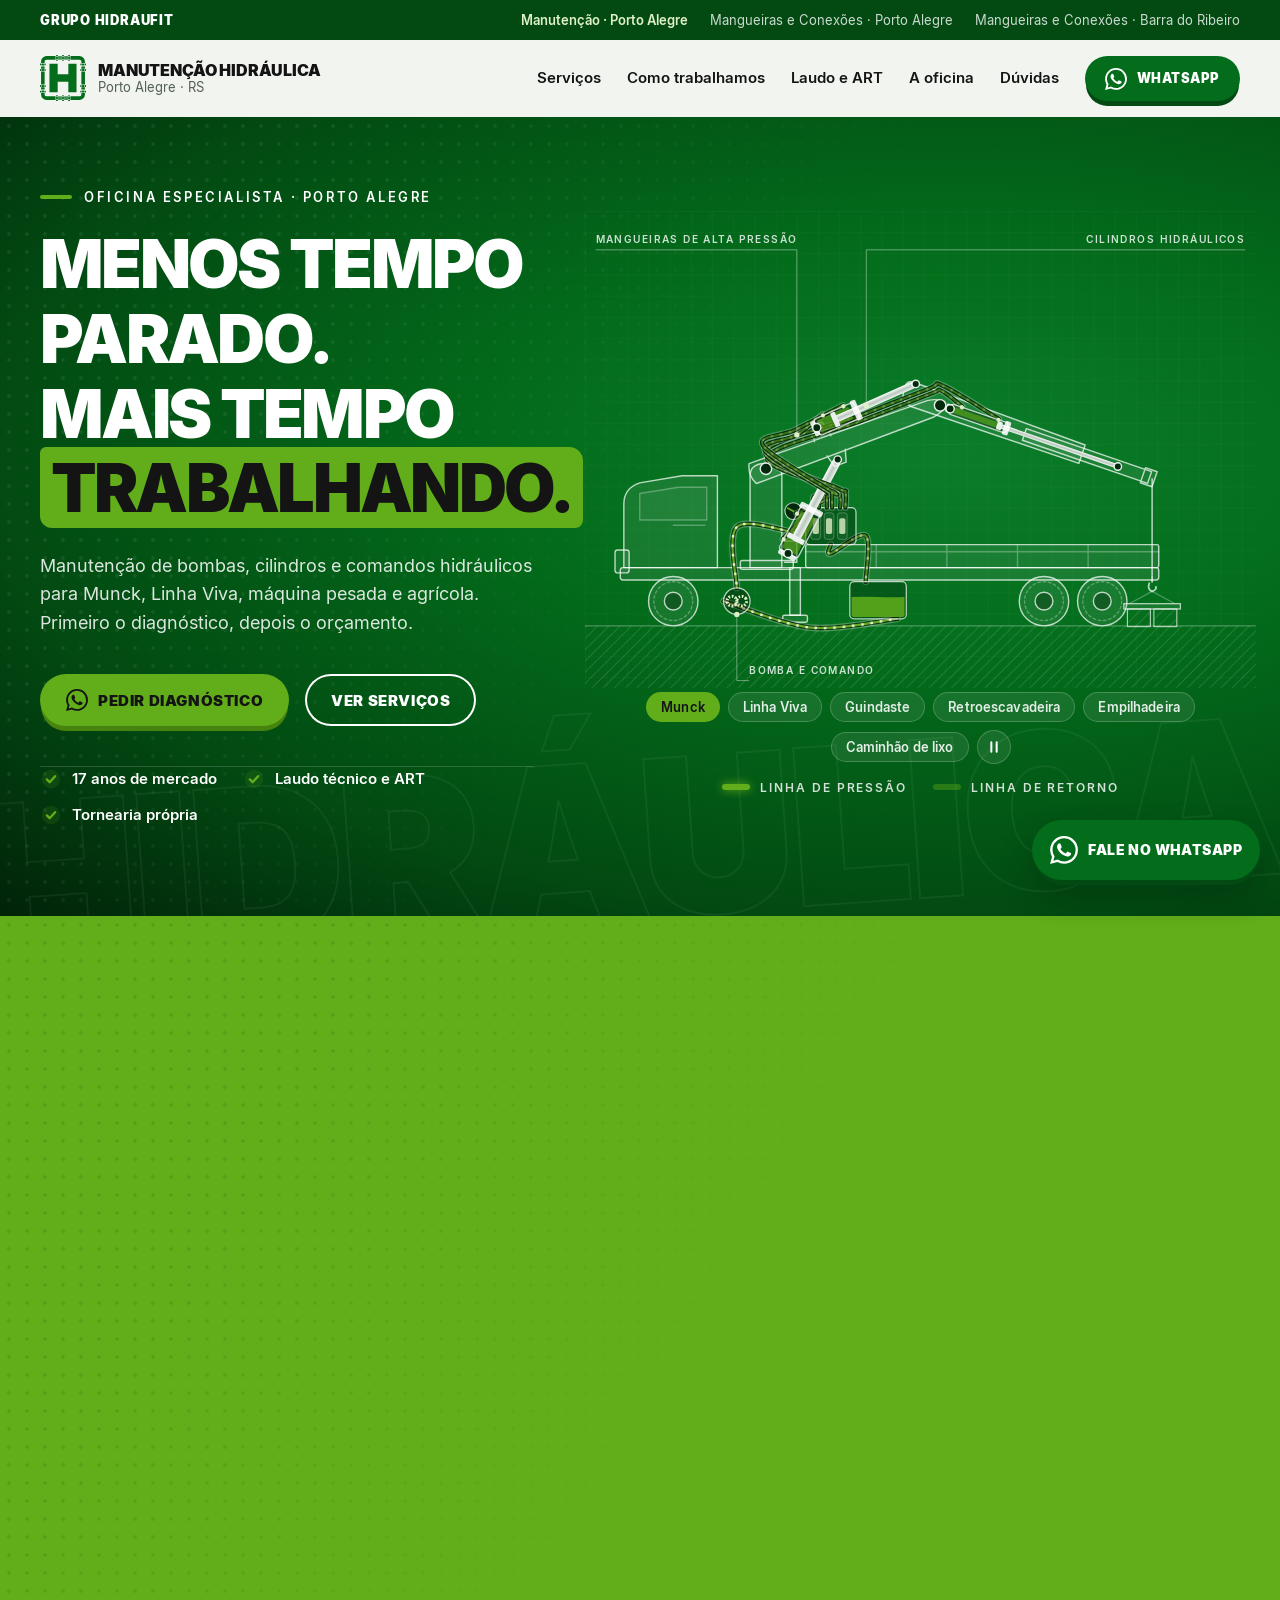
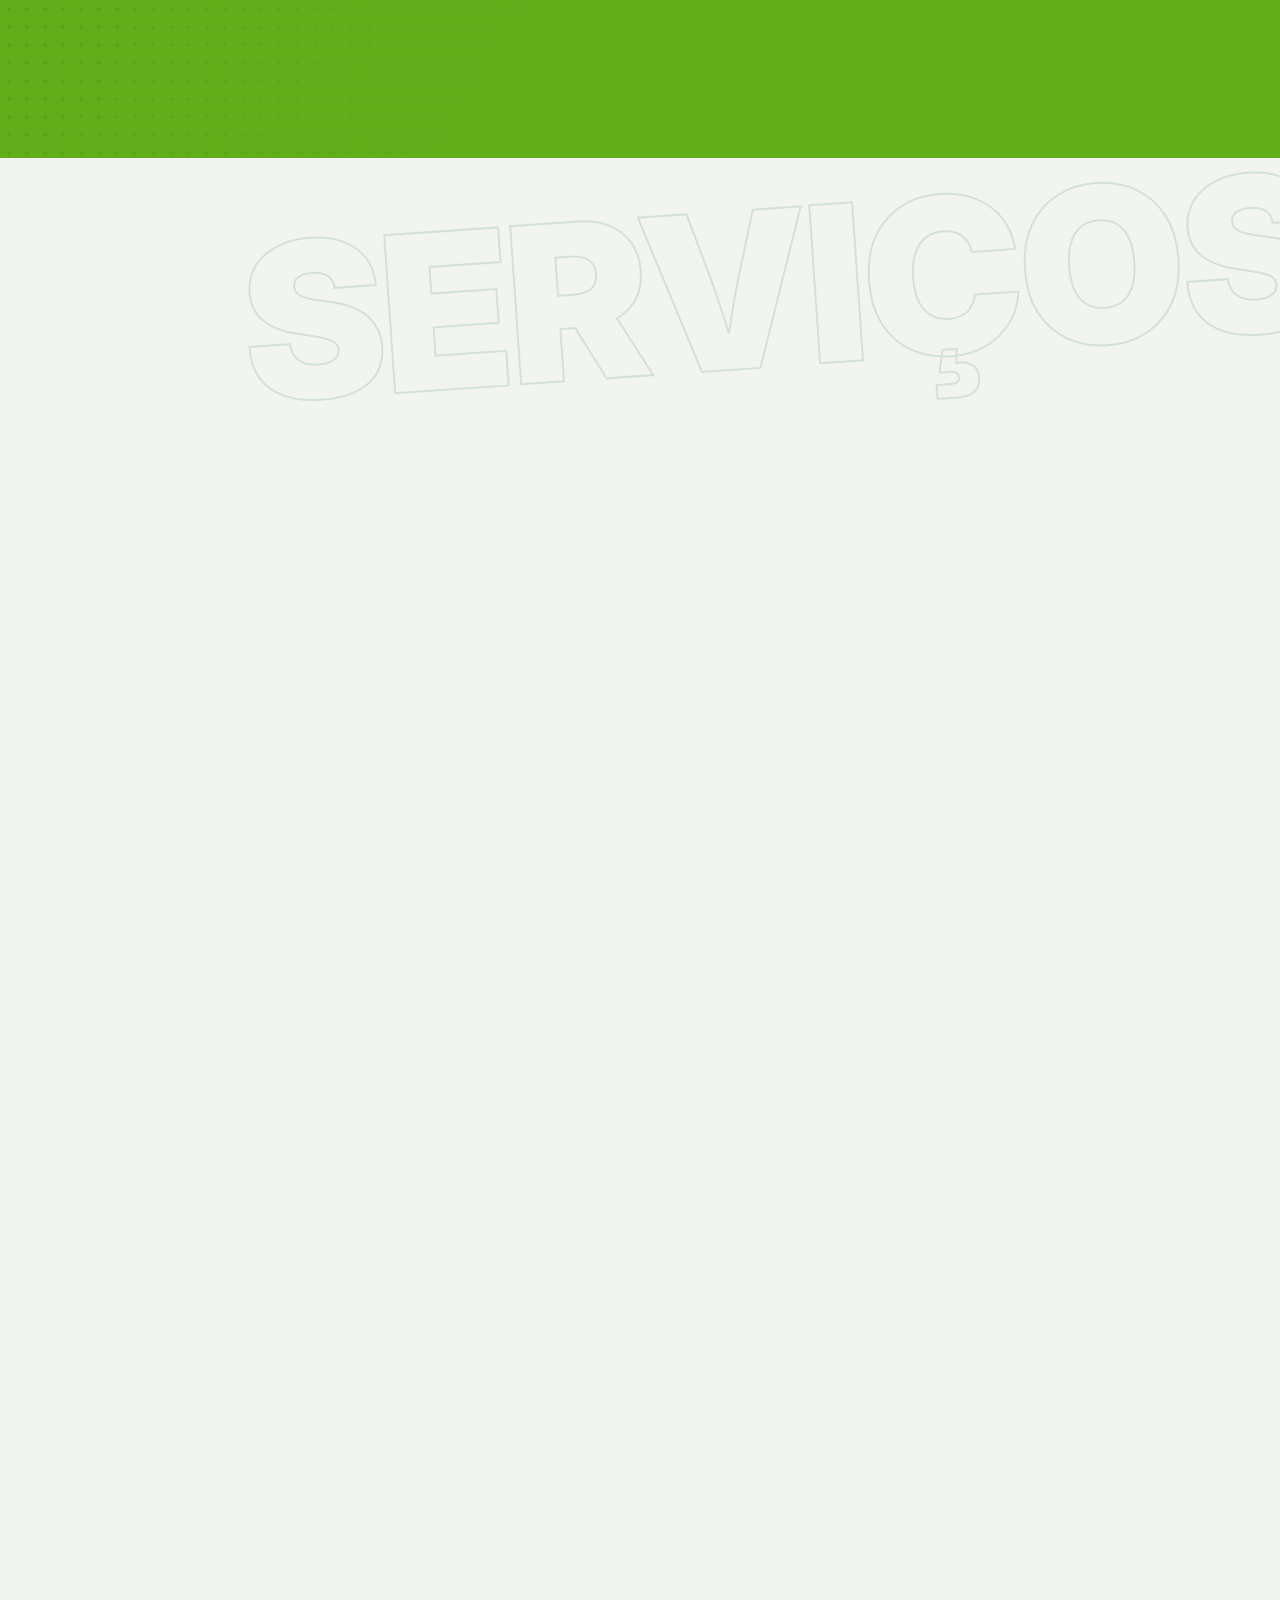
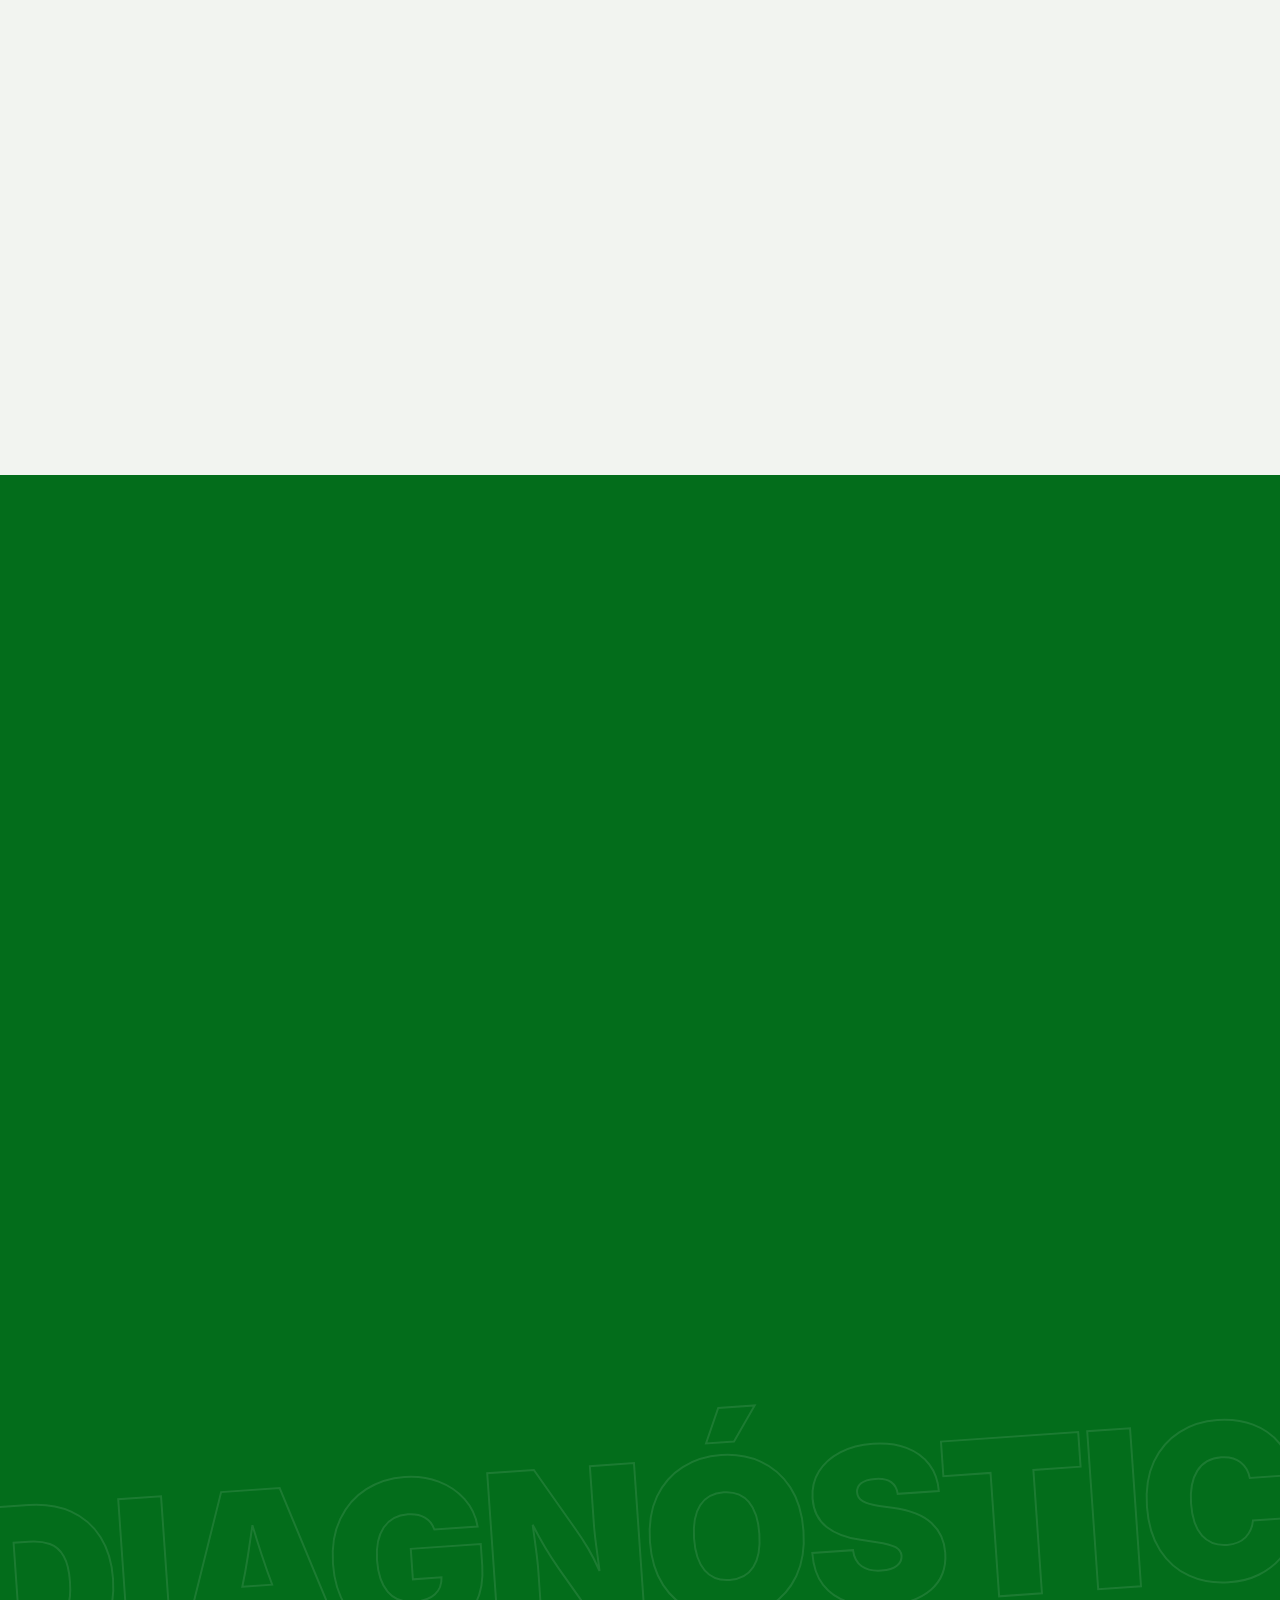
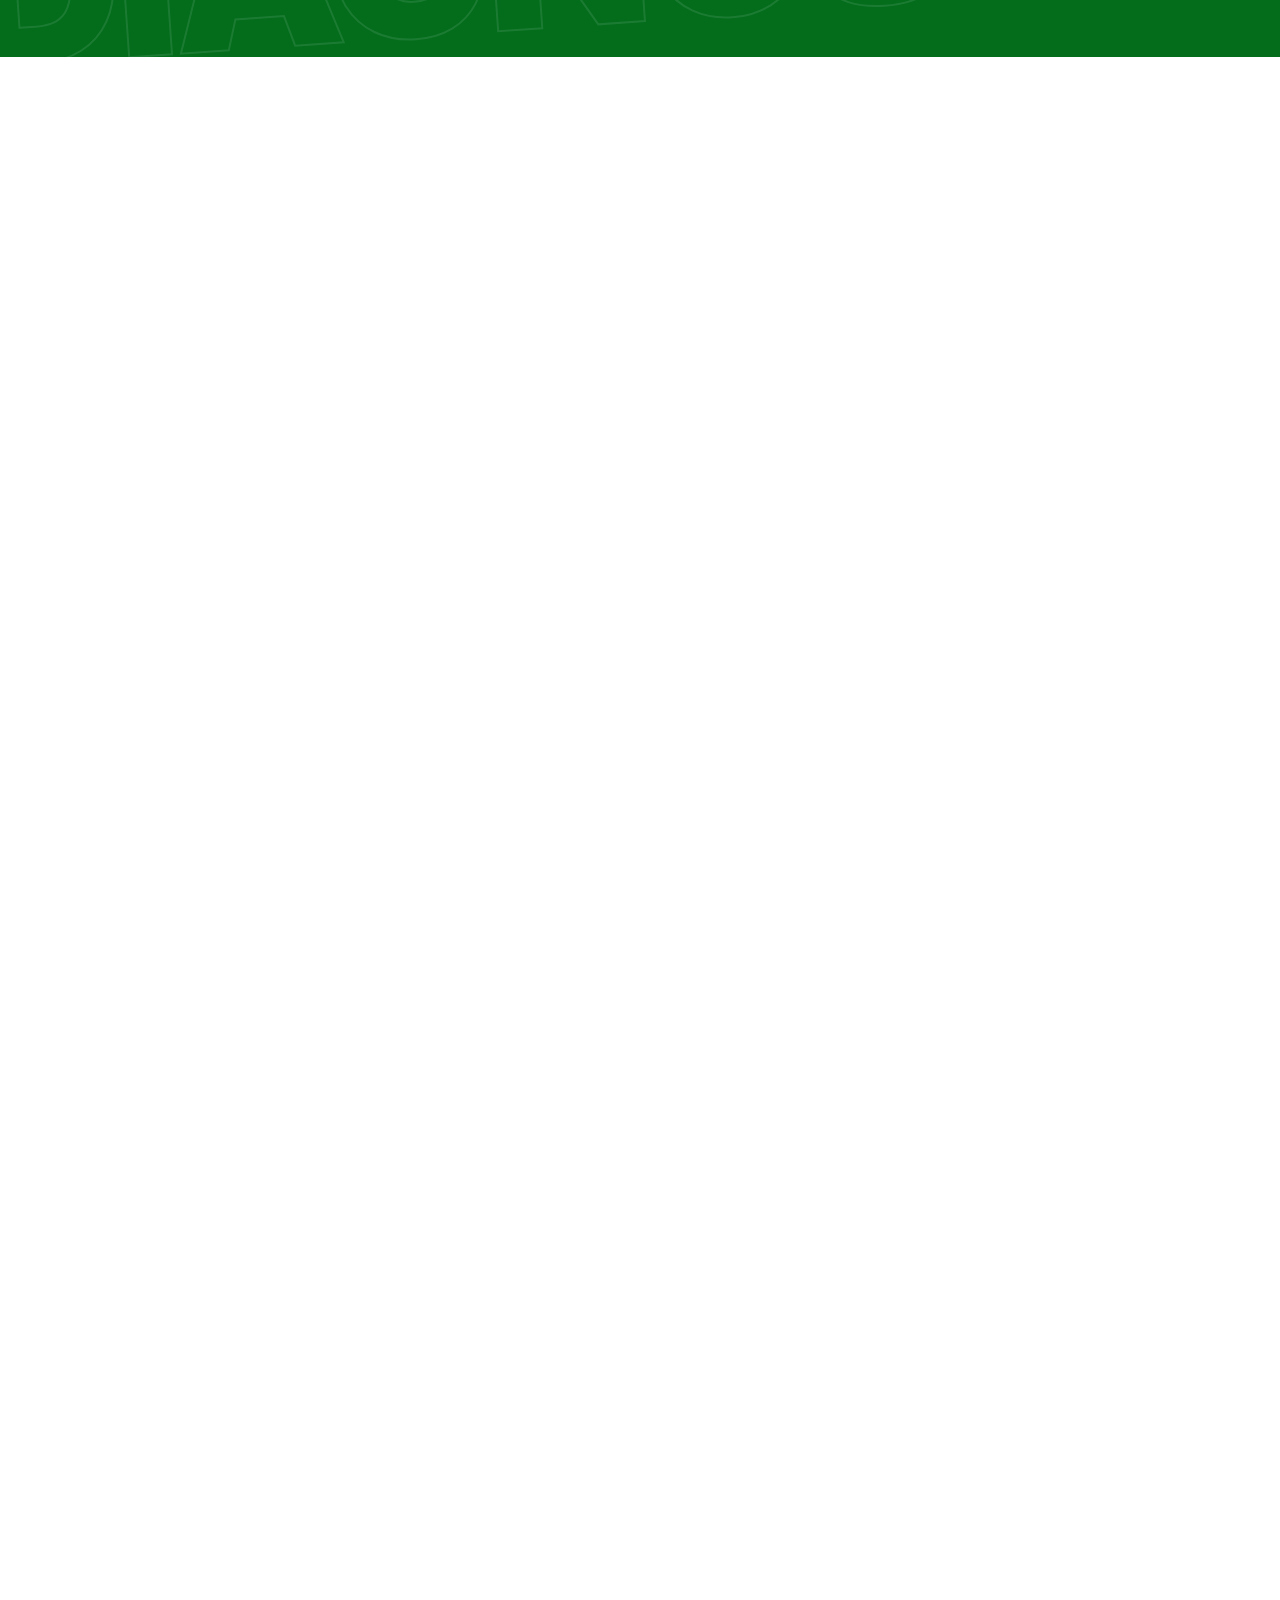
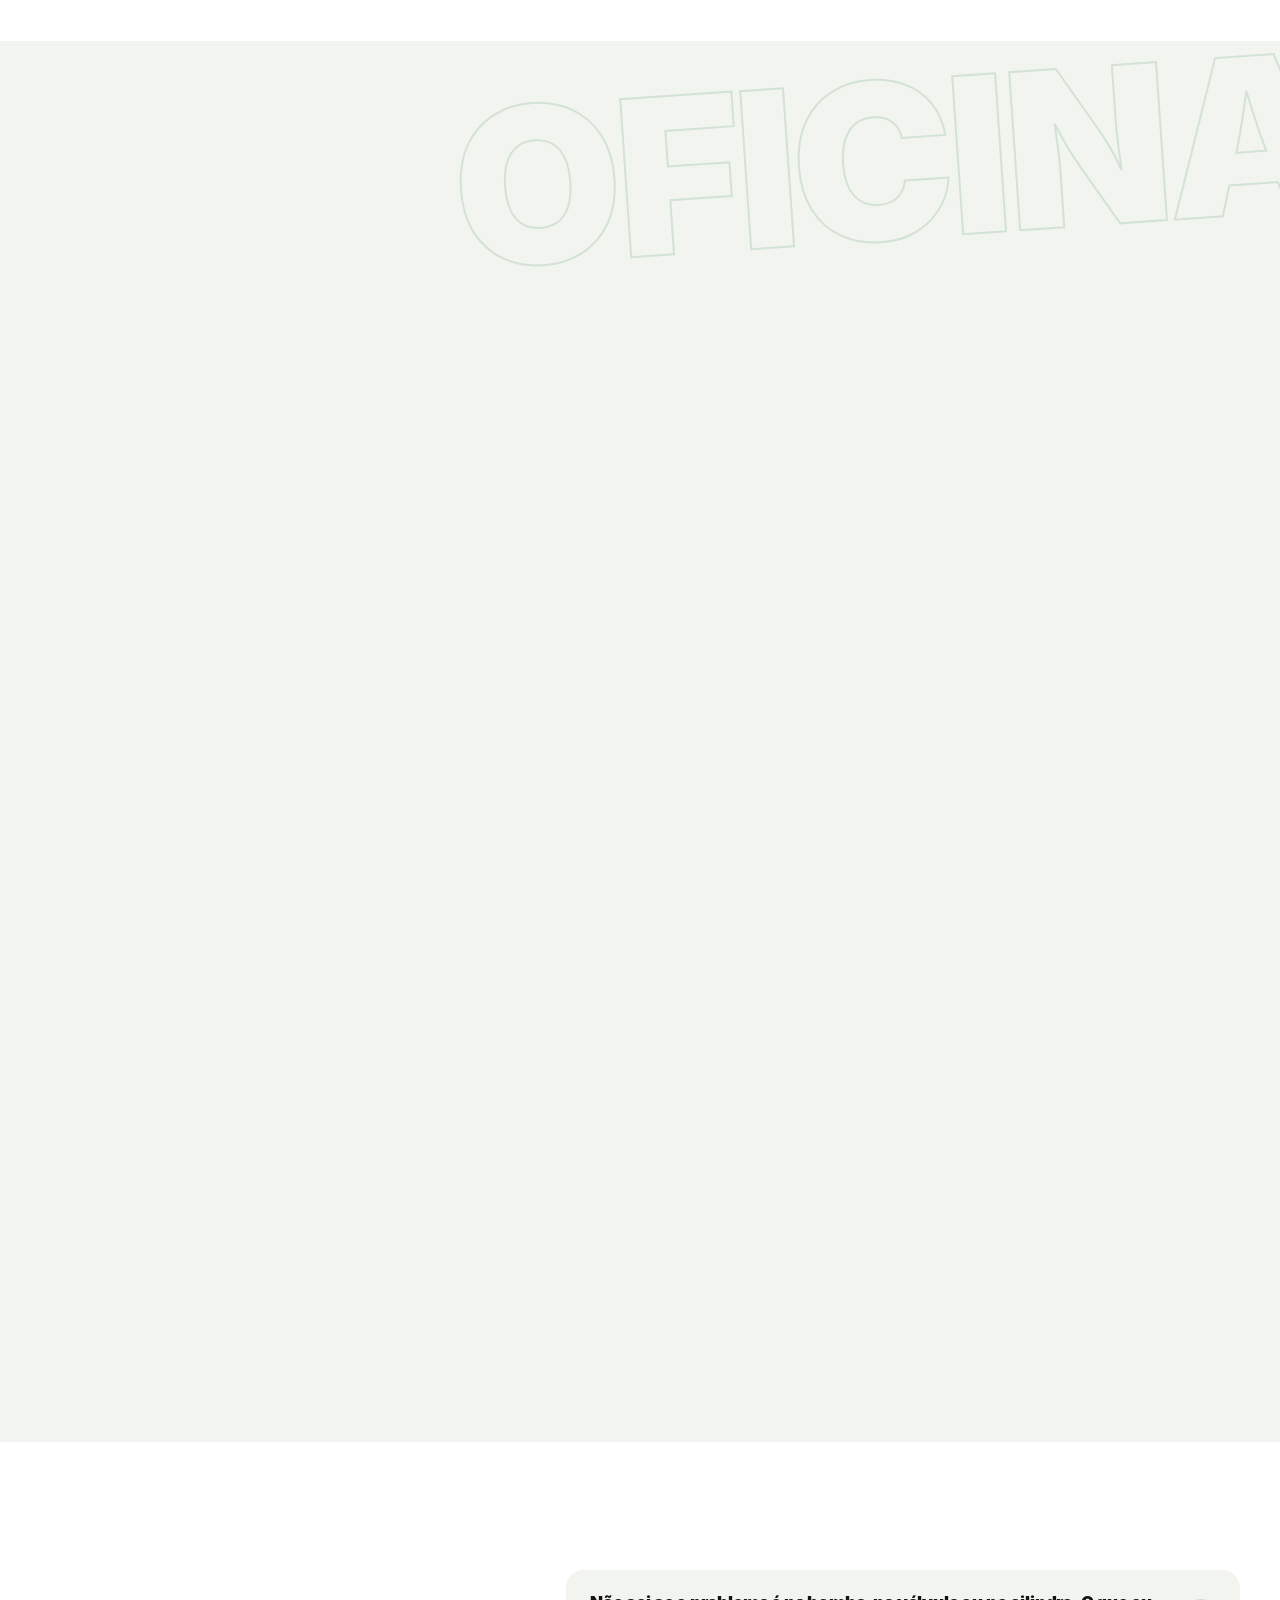
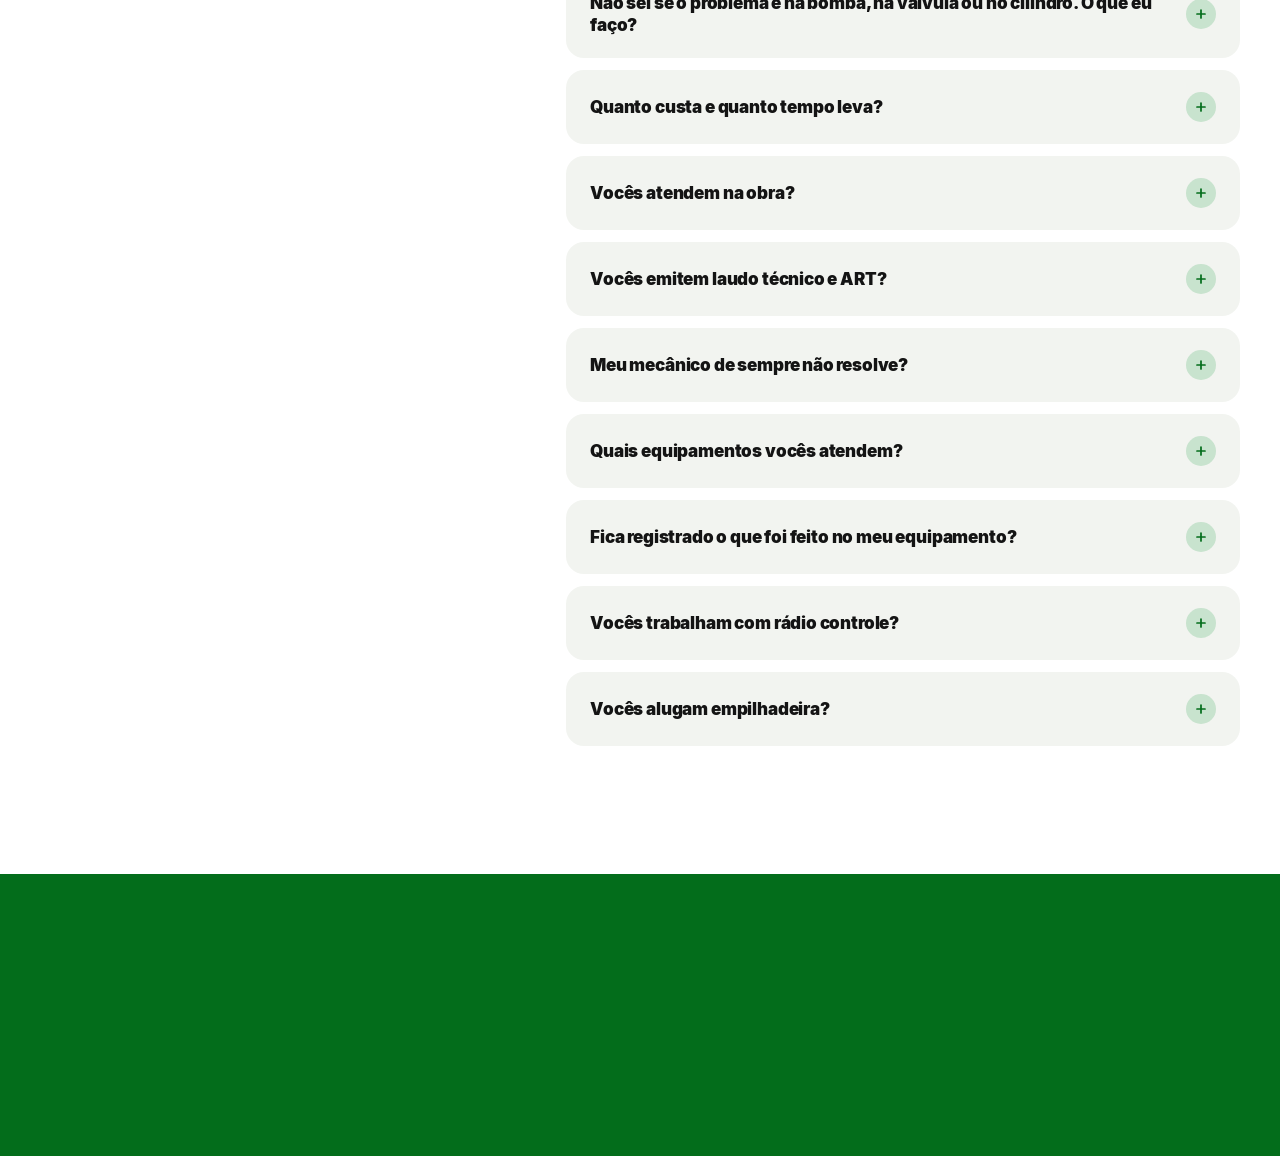
<file: site/index.html>
<!doctype html>
<html lang="pt-BR">
<head>
  <meta charset="utf-8">
  <meta name="viewport" content="width=device-width, initial-scale=1">
  <title>Grupo Hidraufit</title>
  <!-- Provisório: enquanto a Home não existe, a raiz leva para a página da Manutenção. -->
  <meta http-equiv="refresh" content="0; url=manutencao/">
  <link rel="canonical" href="https://hidraufit.com.br/manutencao/">
  <link rel="icon" href="assets/favicon.svg" type="image/svg+xml">
  <meta name="robots" content="noindex">
  <style>body{margin:0;min-height:100vh;display:grid;place-items:center;font-family:system-ui,sans-serif;background:#036D1B;color:#fff}a{color:#dff0c6}</style>
</head>
<body>
  <p>Carregando… <a href="manutencao/">abrir a página da HidrauFit Manutenção</a></p>
</body>
</html>
</file>
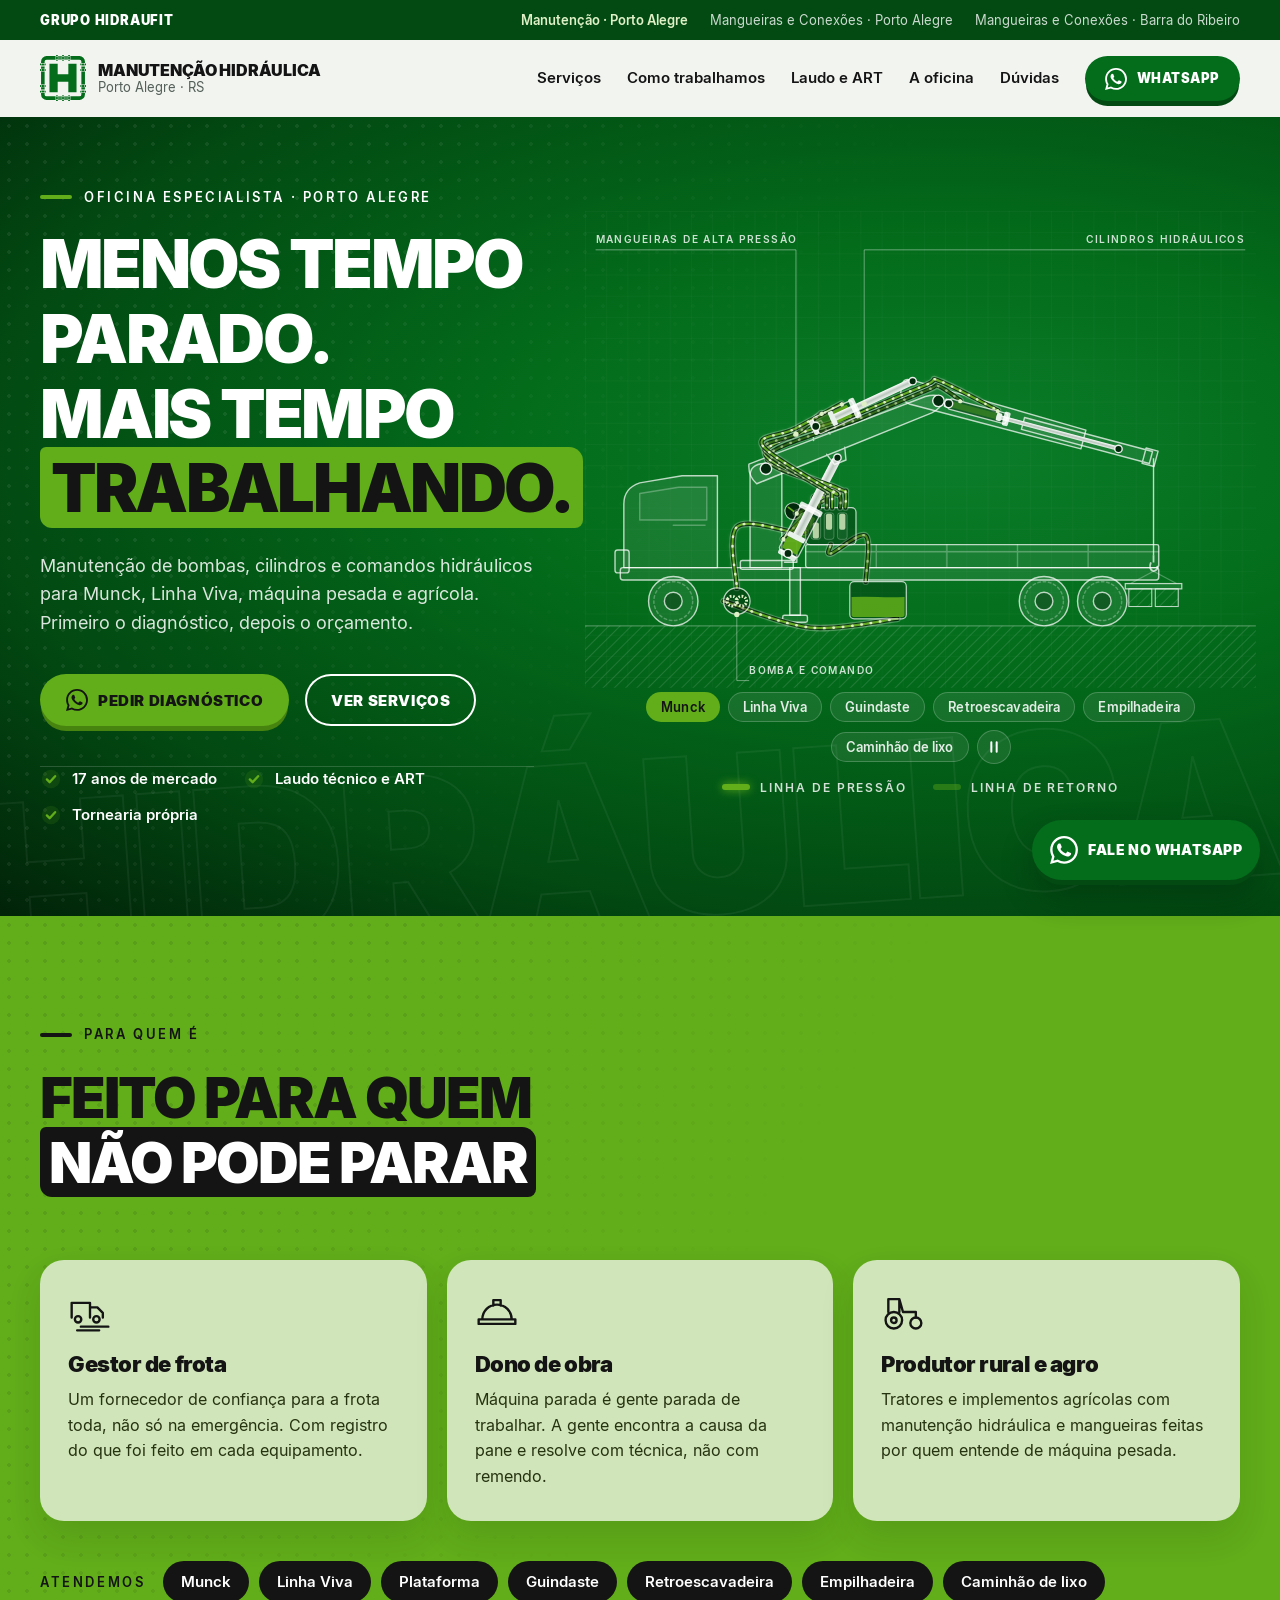
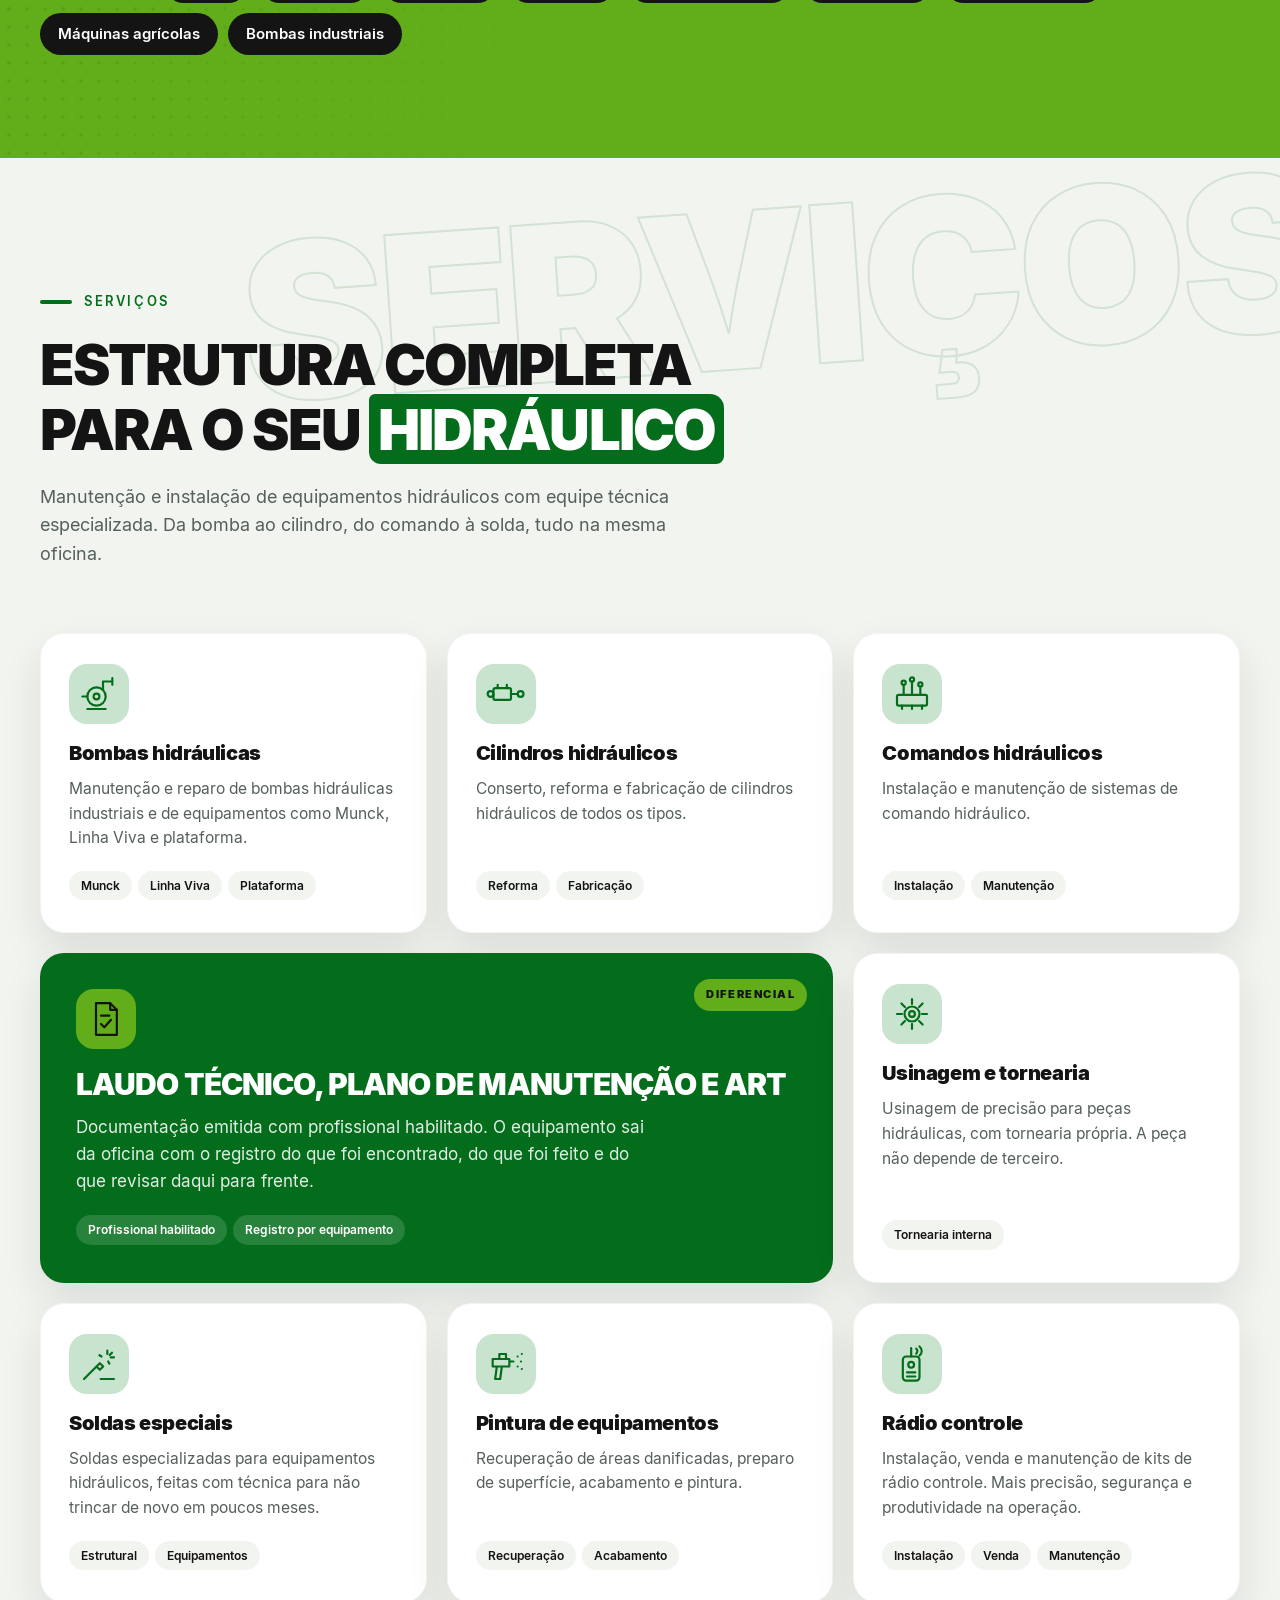
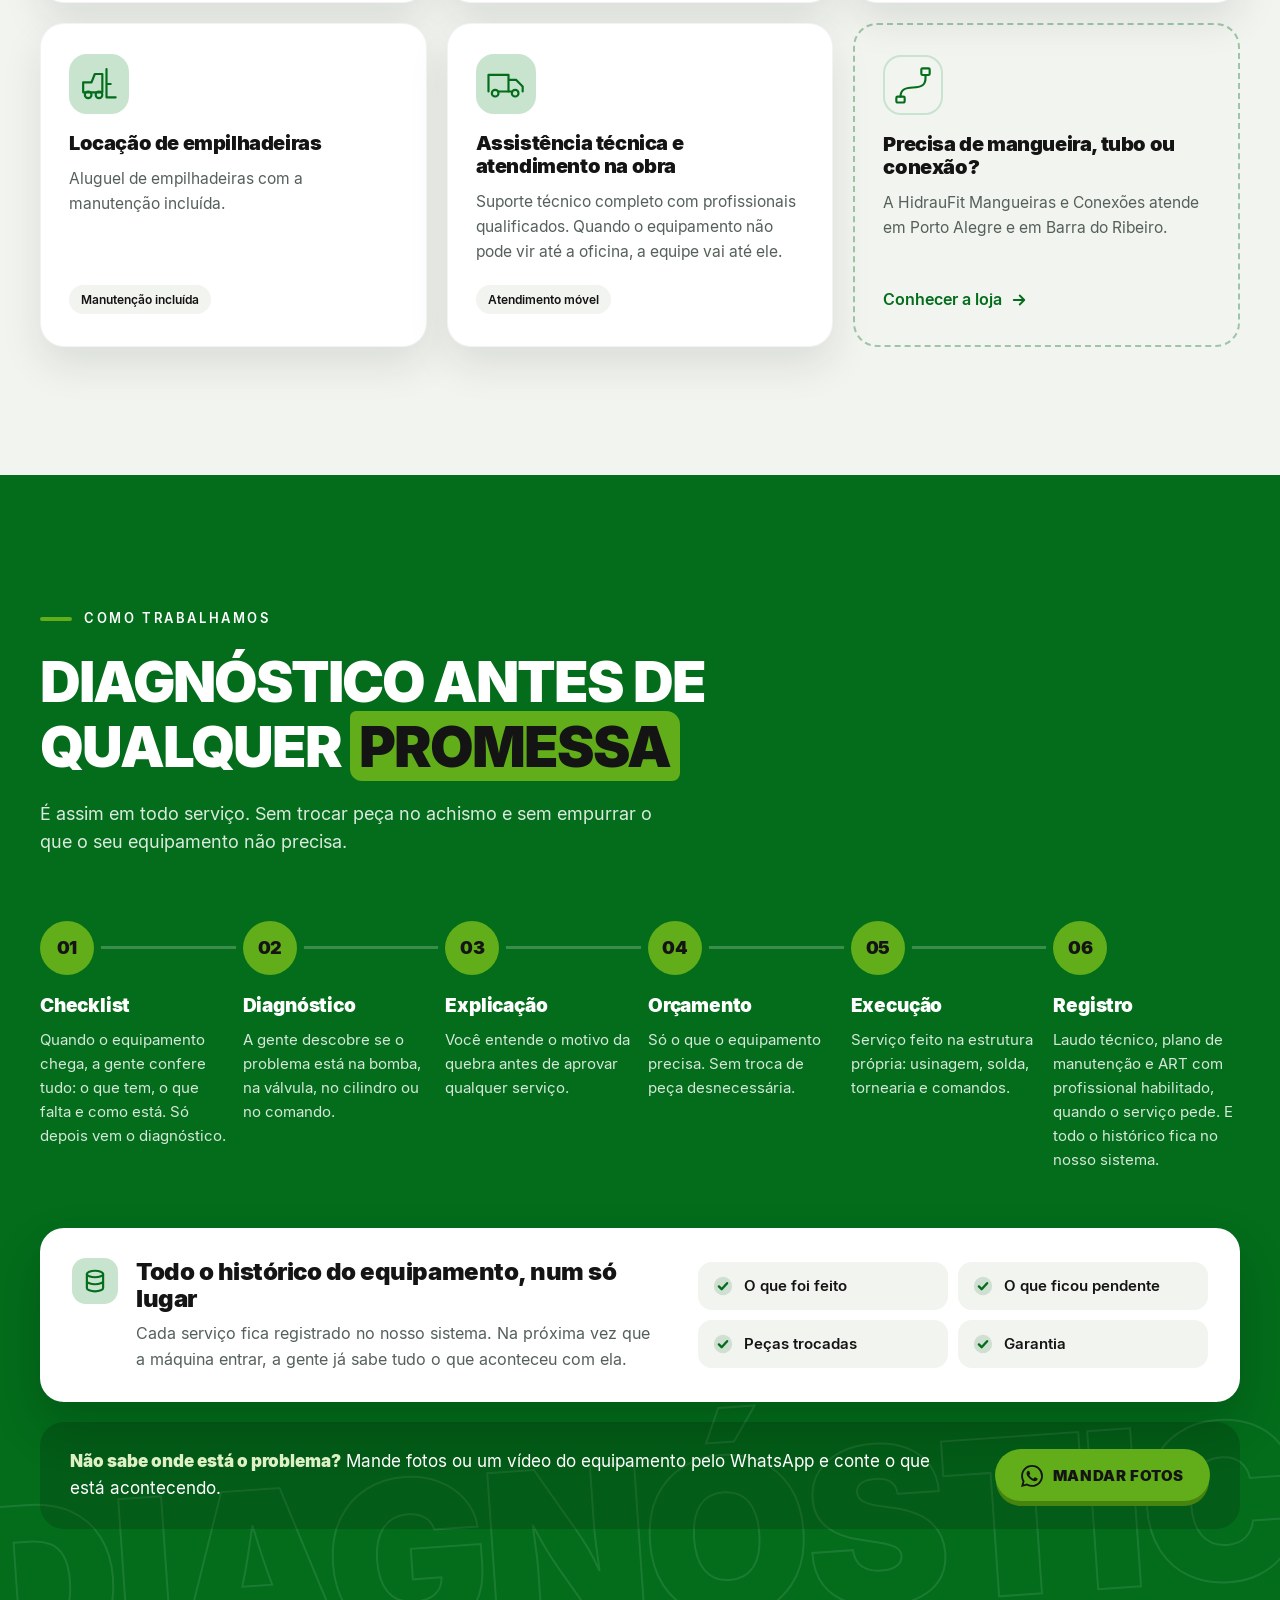
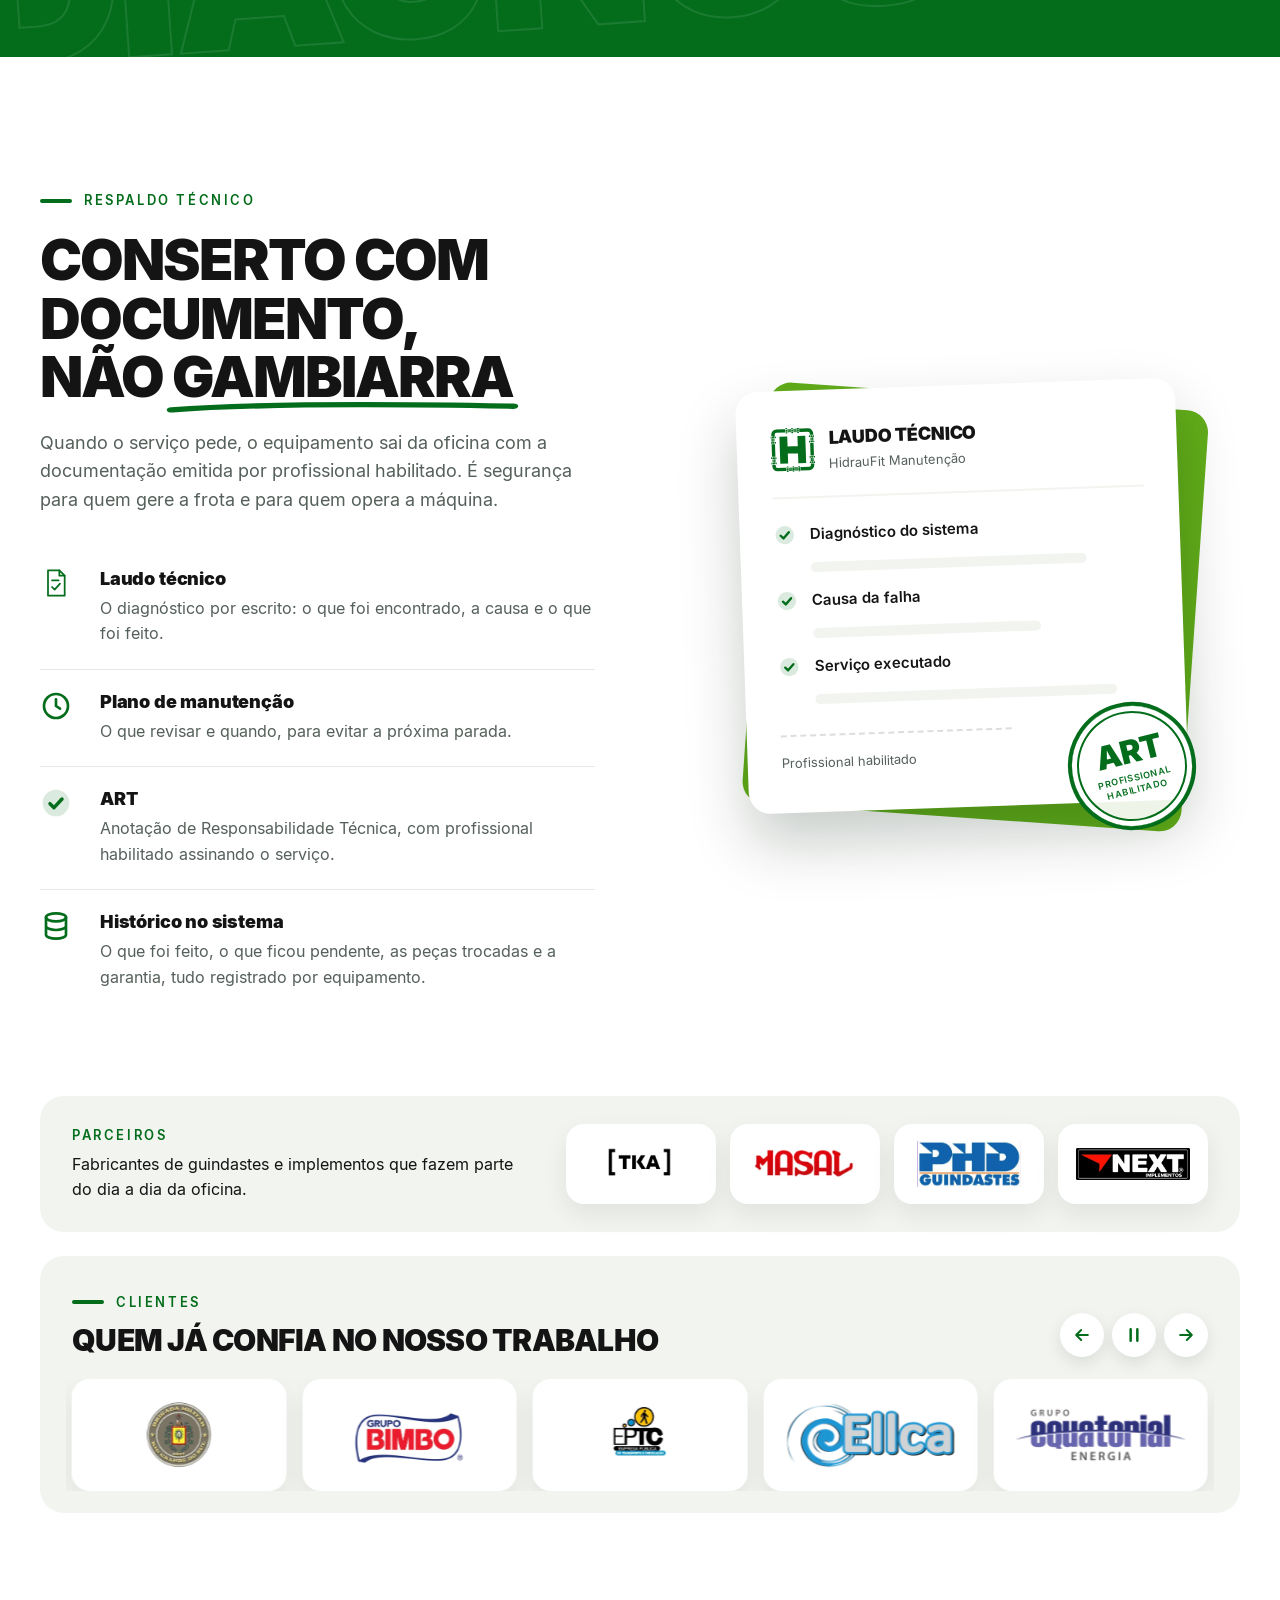
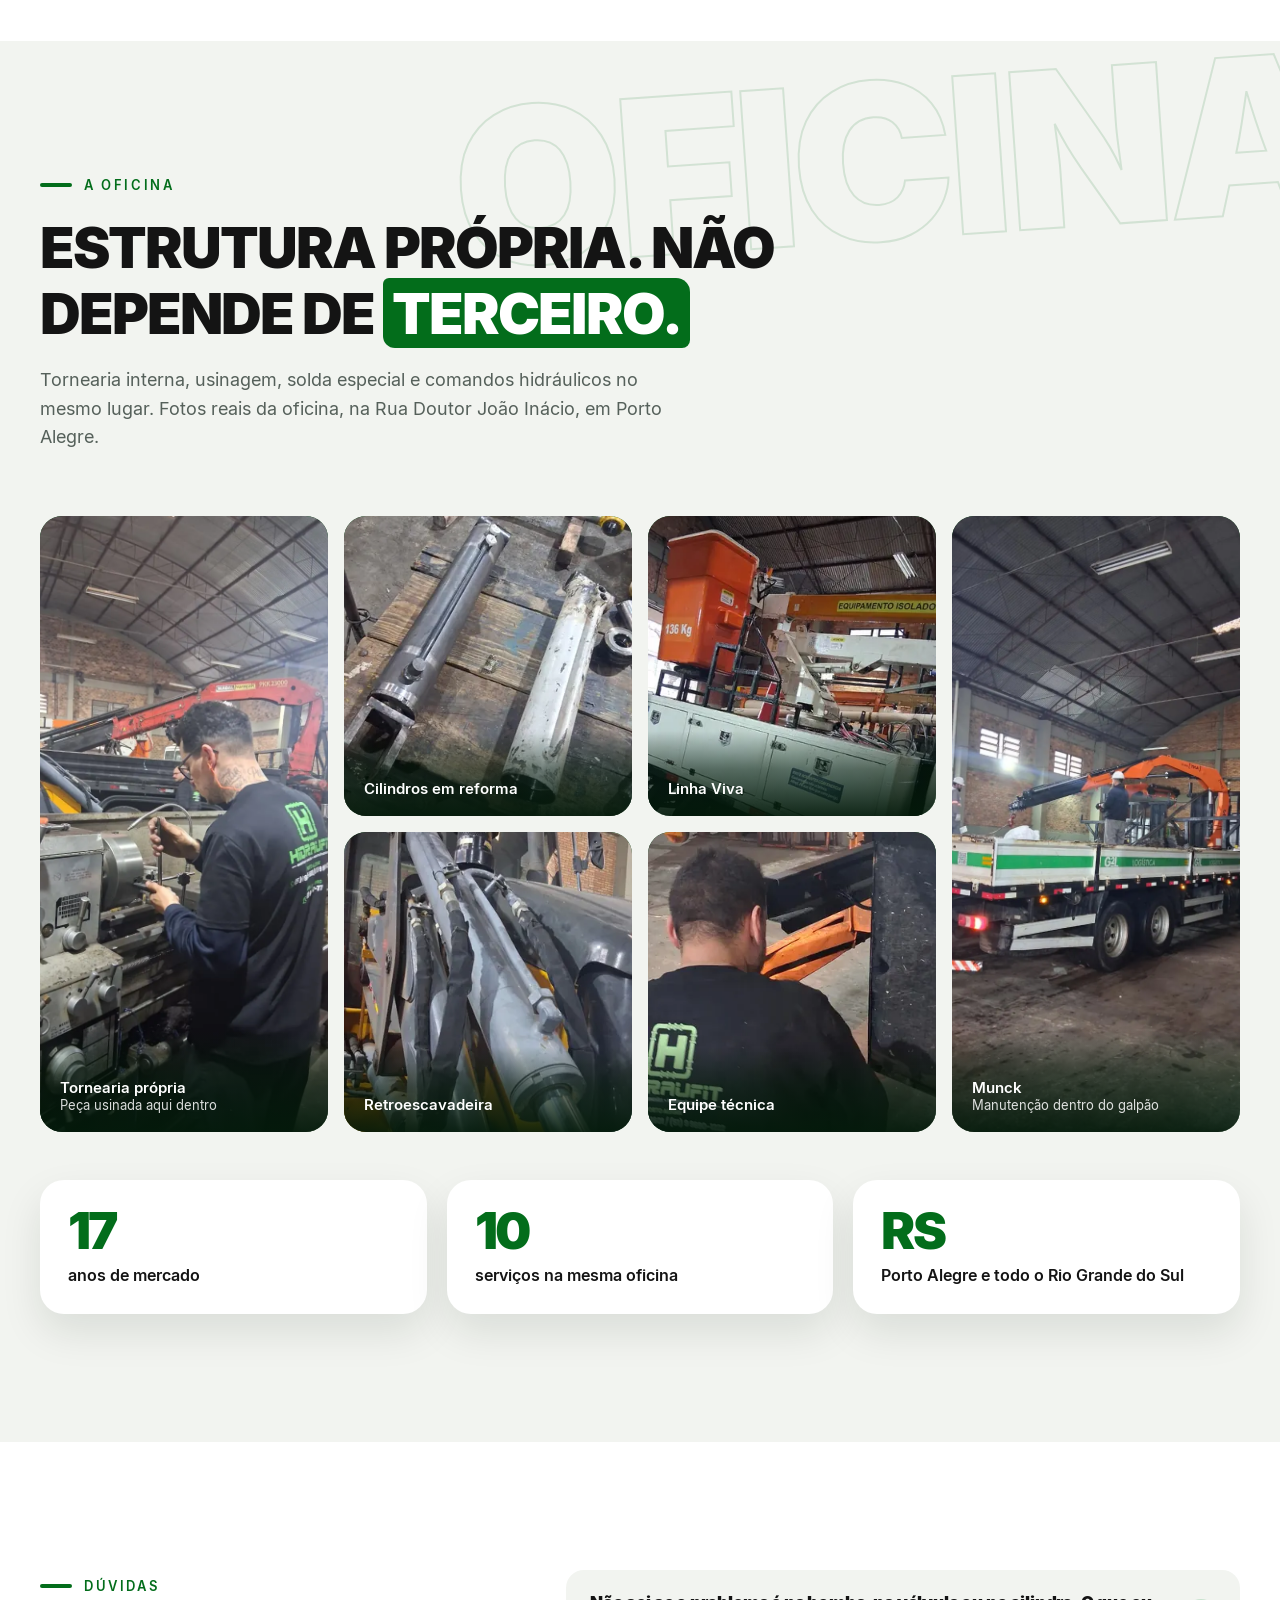
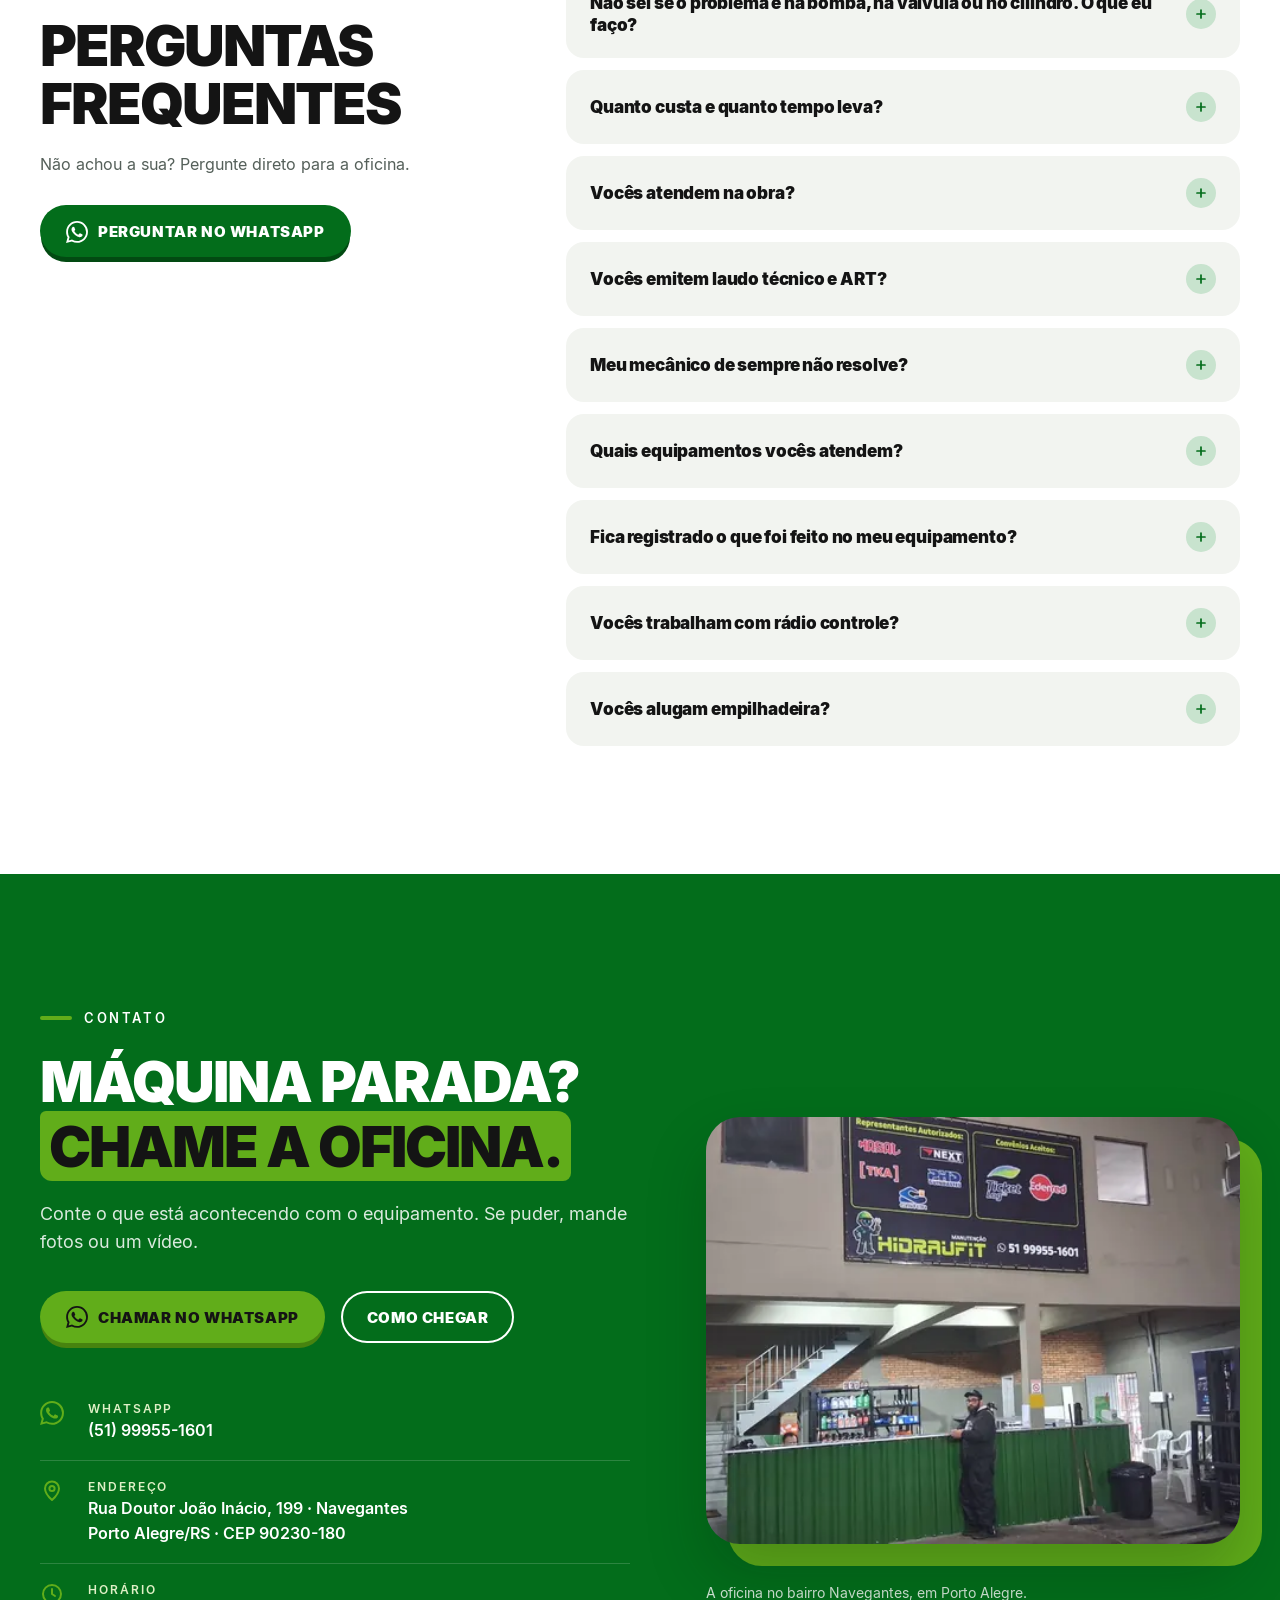
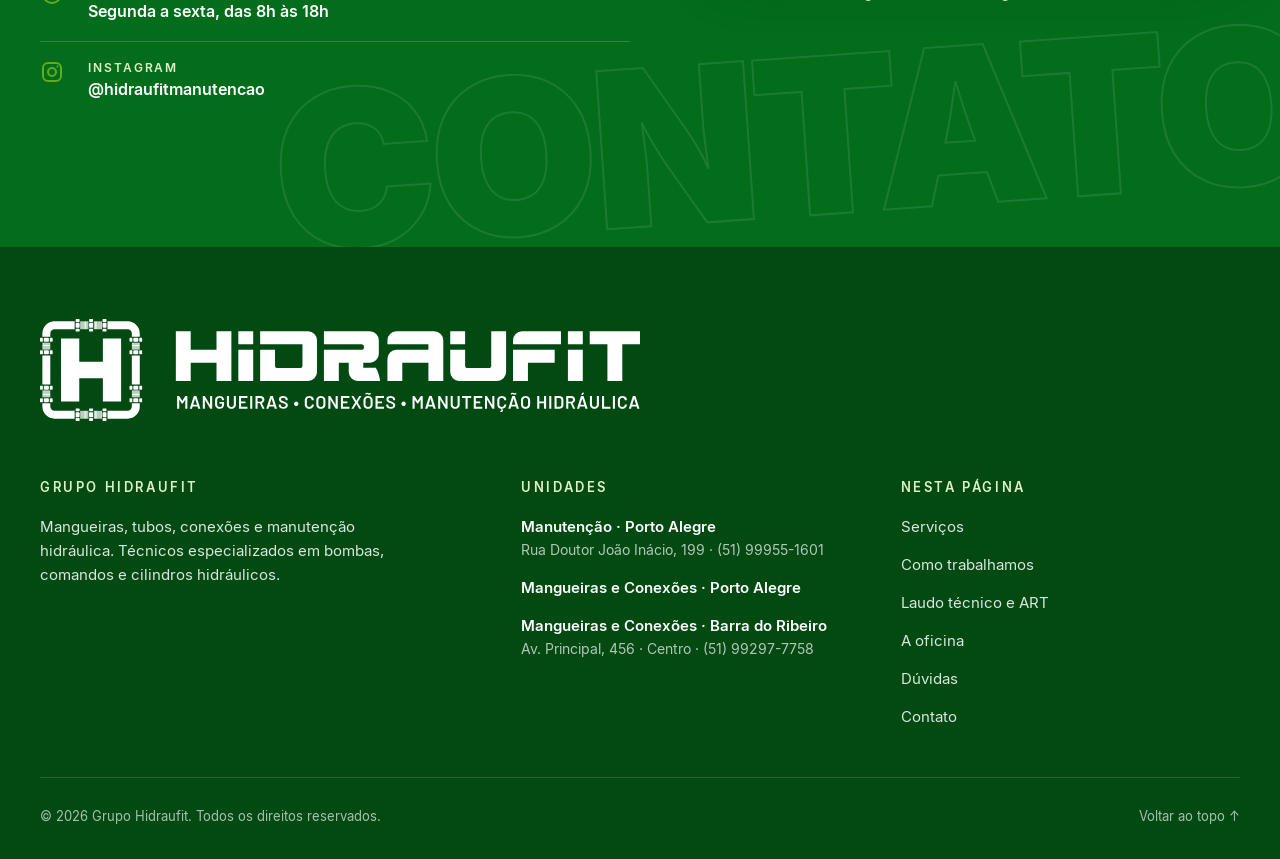
<file: site/manutencao/index.html>
<!doctype html>
<html lang="pt-BR">
<head>
  <meta charset="utf-8">
  <meta name="viewport" content="width=device-width, initial-scale=1">
  <title>Manutenção hidráulica em Porto Alegre | HidrauFit Manutenção</title>
  <meta name="description" content="Oficina especialista em bombas, cilindros e comandos hidráulicos para Munck, Linha Viva, plataforma e máquina pesada. Diagnóstico antes do orçamento, laudo técnico e ART. Porto Alegre e todo o RS.">
  <link rel="canonical" href="https://hidraufit.com.br/manutencao/">
  <meta name="theme-color" content="#036D1B">
  <link rel="icon" href="../assets/favicon.svg" type="image/svg+xml">

  <meta property="og:type" content="website">
  <meta property="og:locale" content="pt_BR">
  <meta property="og:site_name" content="Grupo Hidraufit">
  <meta property="og:title" content="HidrauFit Manutenção · menos tempo parado, mais tempo trabalhando">
  <meta property="og:description" content="Bombas, cilindros, comandos hidráulicos, usinagem e soldas especiais. Diagnóstico antes do orçamento, laudo técnico e ART com profissional habilitado.">
  <meta property="og:url" content="https://hidraufit.com.br/manutencao/">
  <meta property="og:image" content="https://hidraufit.com.br/assets/img/manutencao/tornearia-tecnico.webp">

  <link rel="preload" href="../assets/fonts/inter-900.woff" as="font" type="font/woff" crossorigin>
  <link rel="preload" href="../assets/fonts/inter-400.woff" as="font" type="font/woff" crossorigin>
  <link rel="stylesheet" href="../assets/css/base.css">
  <link rel="stylesheet" href="../assets/css/manutencao.css">
  <script>document.documentElement.classList.add('js')</script>

  <script type="application/ld+json">
  {
    "@context": "https://schema.org",
    "@type": "LocalBusiness",
    "name": "HidrauFit Manutenção",
    "description": "Manutenção hidráulica industrial e de equipamentos pesados: bombas, cilindros, comandos hidráulicos, usinagem, soldas especiais, laudo técnico e ART.",
    "url": "https://hidraufit.com.br/manutencao/",
    "image": "https://hidraufit.com.br/assets/img/manutencao/fachada-oficina.webp",
    "telephone": "+55 51 99955-1601",
    "address": {
      "@type": "PostalAddress",
      "streetAddress": "Rua Doutor João Inácio, 199",
      "addressLocality": "Porto Alegre",
      "addressRegion": "RS",
      "postalCode": "90230-180",
      "addressCountry": "BR"
    },
    "areaServed": "Rio Grande do Sul",
    "openingHoursSpecification": [{
      "@type": "OpeningHoursSpecification",
      "dayOfWeek": ["Monday", "Tuesday", "Wednesday", "Thursday", "Friday"],
      "opens": "08:00",
      "closes": "18:00"
    }],
    "sameAs": ["https://www.instagram.com/hidraufitmanutencao/"],
    "parentOrganization": { "@type": "Organization", "name": "Grupo Hidraufit", "url": "https://hidraufit.com.br/" }
  }
  </script>
</head>
<body>

<!-- ícones (linha, currentColor) -->
<svg width="0" height="0" style="position:absolute" aria-hidden="true" focusable="false">
  <defs>
    <symbol id="i-whats" viewBox="0 0 24 24"><path fill="currentColor" d="M17.472 14.382c-.297-.149-1.758-.867-2.03-.967-.273-.099-.471-.148-.67.15-.197.297-.767.966-.94 1.164-.173.199-.347.223-.644.075-.297-.15-1.255-.463-2.39-1.475-.883-.788-1.48-1.761-1.653-2.059-.173-.297-.018-.458.13-.606.134-.133.298-.347.446-.52.149-.174.198-.298.298-.497.099-.198.05-.371-.025-.52-.075-.149-.669-1.612-.916-2.207-.242-.579-.487-.5-.669-.51-.173-.008-.371-.01-.57-.01-.198 0-.52.074-.792.372-.272.297-1.04 1.016-1.04 2.479 0 1.462 1.065 2.875 1.213 3.074.149.198 2.096 3.2 5.077 4.487.709.306 1.262.489 1.694.625.712.227 1.36.195 1.871.118.571-.085 1.758-.719 2.006-1.413.248-.694.248-1.289.173-1.413-.074-.124-.272-.198-.57-.347m-5.421 7.403h-.004a9.87 9.87 0 01-5.031-1.378l-.361-.214-3.741.982.998-3.648-.235-.374a9.86 9.86 0 01-1.51-5.26c.001-5.45 4.436-9.884 9.888-9.884 2.64 0 5.122 1.03 6.988 2.898a9.825 9.825 0 012.893 6.994c-.003 5.45-4.437 9.884-9.885 9.884m8.413-18.297A11.815 11.815 0 0012.05 0C5.495 0 .16 5.335.157 11.892c0 2.096.547 4.142 1.588 5.945L.057 24l6.305-1.654a11.882 11.882 0 005.683 1.448h.005c6.554 0 11.89-5.335 11.893-11.893a11.821 11.821 0 00-3.48-8.413Z"/></symbol>
    <symbol id="i-check" viewBox="0 0 24 24" fill="none" stroke="currentColor" stroke-width="2.6" stroke-linecap="round" stroke-linejoin="round"><circle cx="12" cy="12" r="10" fill="currentColor" stroke="none" opacity=".14"/><path d="M7.5 12.5l3 3 6-6.5"/></symbol>
    <symbol id="i-arrow" viewBox="0 0 24 24" fill="none" stroke="currentColor" stroke-width="2.4" stroke-linecap="round" stroke-linejoin="round"><path d="M5 12h14M13 6l6 6-6 6"/></symbol>
    <symbol id="i-menu" viewBox="0 0 24 24" fill="none" stroke="currentColor" stroke-width="2.4" stroke-linecap="round"><path d="M4 7h16M4 12h16M4 17h16"/></symbol>
    <symbol id="i-close" viewBox="0 0 24 24" fill="none" stroke="currentColor" stroke-width="2.4" stroke-linecap="round"><path d="M6 6l12 12M18 6L6 18"/></symbol>
    <symbol id="i-pin" viewBox="0 0 24 24" fill="none" stroke="currentColor" stroke-width="2" stroke-linecap="round" stroke-linejoin="round"><path d="M12 21s-7-6.2-7-11.5a7 7 0 0 1 14 0C19 14.8 12 21 12 21z"/><circle cx="12" cy="9.5" r="2.6"/></symbol>
    <symbol id="i-clock" viewBox="0 0 24 24" fill="none" stroke="currentColor" stroke-width="2" stroke-linecap="round" stroke-linejoin="round"><circle cx="12" cy="12" r="9"/><path d="M12 7v5l3 2"/></symbol>
    <symbol id="i-historico" viewBox="0 0 24 24" fill="none" stroke="currentColor" stroke-width="2" stroke-linecap="round" stroke-linejoin="round"><ellipse cx="12" cy="5.5" rx="7.5" ry="3"/><path d="M4.5 5.5v13c0 1.7 3.4 3 7.5 3s7.5-1.3 7.5-3v-13M4.5 12c0 1.7 3.4 3 7.5 3s7.5-1.3 7.5-3"/></symbol>
    <symbol id="i-insta" viewBox="0 0 24 24" fill="none" stroke="currentColor" stroke-width="2" stroke-linecap="round" stroke-linejoin="round"><rect x="3" y="3" width="18" height="18" rx="5"/><circle cx="12" cy="12" r="4"/><path d="M17.5 6.5h.01"/></symbol>

    <!-- serviços -->
    <symbol id="i-bomba" viewBox="0 0 48 48" fill="none" stroke="currentColor" stroke-width="2.6" stroke-linecap="round" stroke-linejoin="round"><circle cx="21" cy="27" r="11"/><circle cx="21" cy="27" r="3.5"/><path d="M4 27h6M28.8 19.2V9H40M40 5v8M10 42h22"/></symbol>
    <symbol id="i-cilindro" viewBox="0 0 48 48" fill="none" stroke="currentColor" stroke-width="2.6" stroke-linecap="round" stroke-linejoin="round"><rect x="9" y="17" width="21" height="14" rx="2"/><path d="M30 24h8M14 17v-4M25 17v-4"/><circle cx="41.5" cy="24" r="3.5"/><circle cx="5.5" cy="24" r="3.5"/></symbol>
    <symbol id="i-comando" viewBox="0 0 48 48" fill="none" stroke="currentColor" stroke-width="2.6" stroke-linecap="round" stroke-linejoin="round"><rect x="6" y="25" width="36" height="13" rx="2"/><path d="M14 25V13M24 25V9M34 25V15M12 38v4M24 38v4M36 38v4"/><circle cx="14" cy="10.5" r="2.5"/><circle cx="24" cy="6.5" r="2.5"/><circle cx="34" cy="12.5" r="2.5"/></symbol>
    <symbol id="i-usinagem" viewBox="0 0 48 48" fill="none" stroke="currentColor" stroke-width="2.6" stroke-linecap="round" stroke-linejoin="round"><circle cx="24" cy="24" r="9"/><circle cx="24" cy="24" r="3.5"/><path d="M24 6v6M24 36v6M6 24h6M36 24h6M11.3 11.3l4.2 4.2M32.5 32.5l4.2 4.2M11.3 36.7l4.2-4.2M32.5 15.5l4.2-4.2"/></symbol>
    <symbol id="i-solda" viewBox="0 0 48 48" fill="none" stroke="currentColor" stroke-width="2.6" stroke-linecap="round" stroke-linejoin="round"><path d="M6 42l15-15M21 27l4-4 4 4-4 4z"/><path d="M34 8v4M42 16h-4M39.6 10.4l-2.8 2.8M35 21l1.5 2.5M27 15l-2.5-1.5M26 42h16"/></symbol>
    <symbol id="i-pintura" viewBox="0 0 48 48" fill="none" stroke="currentColor" stroke-width="2.6" stroke-linecap="round" stroke-linejoin="round"><path d="M8 18h20v9H8zM28 21h5M16 18v-6h8v6M13 27l-2 15h6l2-15"/><path d="M38 15v.01M42 21v.01M38 27v.01M43 12v.01M43 30v.01"/></symbol>
    <symbol id="i-radio" viewBox="0 0 48 48" fill="none" stroke="currentColor" stroke-width="2.6" stroke-linecap="round" stroke-linejoin="round"><rect x="13" y="15" width="20" height="29" rx="4"/><path d="M23 15V5M18 34h10M18 39h10"/><circle cx="23" cy="25" r="3.5"/><path d="M29 5.5c2 1.6 2 4.4 0 6M33 3c3.6 3 3.6 8 0 11"/></symbol>
    <symbol id="i-laudo" viewBox="0 0 48 48" fill="none" stroke="currentColor" stroke-width="2.6" stroke-linecap="round" stroke-linejoin="round"><path d="M12 5h17l8 8v30H12z"/><path d="M29 5v8h8M18 20h10M18 30l4 4 8-9"/></symbol>
    <symbol id="i-empilhadeira" viewBox="0 0 48 48" fill="none" stroke="currentColor" stroke-width="2.6" stroke-linecap="round" stroke-linejoin="round"><path d="M5 34V22h10l4-10h9v22z"/><circle cx="11" cy="37" r="4"/><circle cx="24" cy="37" r="4"/><path d="M33 6v34h11M33 24h5"/></symbol>
    <symbol id="i-obra" viewBox="0 0 48 48" fill="none" stroke="currentColor" stroke-width="2.6" stroke-linecap="round" stroke-linejoin="round"><path d="M3 33V13h24v20M27 19h9l8 8v6"/><circle cx="11" cy="35" r="4"/><circle cx="35" cy="35" r="4"/><path d="M15 33h16"/></symbol>
    <symbol id="i-mangueira" viewBox="0 0 48 48" fill="none" stroke="currentColor" stroke-width="2.6" stroke-linecap="round" stroke-linejoin="round"><path d="M9 38c0-9 6-11 15-11s15-2 15-11v-4"/><rect x="34" y="4" width="10" height="8" rx="1.5"/><rect x="4" y="38" width="10" height="7" rx="1.5"/></symbol>

    <!-- público -->
    <symbol id="i-frota" viewBox="0 0 48 48" fill="none" stroke="currentColor" stroke-width="2.6" stroke-linecap="round" stroke-linejoin="round"><path d="M4 30V14h20v16M24 19h8l6 6v5"/><circle cx="11" cy="32" r="3.5"/><circle cx="31" cy="32" r="3.5"/><path d="M14 40h30M10 44h24"/></symbol>
    <symbol id="i-capacete" viewBox="0 0 48 48" fill="none" stroke="currentColor" stroke-width="2.6" stroke-linecap="round" stroke-linejoin="round"><path d="M8 32a16 16 0 0 1 32 0M4 32h40v5H4zM20 17v-6h8v6"/></symbol>
    <symbol id="i-trator" viewBox="0 0 48 48" fill="none" stroke="currentColor" stroke-width="2.6" stroke-linecap="round" stroke-linejoin="round"><circle cx="14" cy="33" r="9"/><circle cx="14" cy="33" r="3"/><circle cx="38" cy="36" r="6"/><path d="M8 24V10h12l4 14h14v6M20 10v14"/></symbol>
  </defs>
</svg>

<a class="skip" href="#conteudo">Pular para o conteúdo</a>

<!-- ===== BARRA DO GRUPO ===== -->
<div class="topbar">
  <div class="container">
    <strong>Grupo Hidraufit</strong>
    <nav aria-label="Unidades do grupo">
      <a href="./" aria-current="page">Manutenção · Porto Alegre</a>
      <a href="../mangueiras-e-conexoes/#porto-alegre">Mangueiras e Conexões · Porto Alegre</a>
      <a href="../mangueiras-e-conexoes/#barra-do-ribeiro">Mangueiras e Conexões · Barra do Ribeiro</a>
    </nav>
    <a class="topbar__mobile" href="#unidades">Ver as 3 unidades</a>
  </div>
</div>

<!-- ===== CABEÇALHO ===== -->
<header class="header" id="topo">
  <div class="container">
    <a class="brand" href="./" aria-label="HidrauFit Manutenção, início da página">
      <img src="../assets/img/marca/simbolo-verde.svg" alt="" width="46" height="46">
      <span class="brand__txt">
        <span class="brand__unit">Manutenção Hidráulica</span>
        <span class="brand__place">Porto Alegre · RS</span>
      </span>
    </a>

    <button class="nav-toggle" type="button" aria-expanded="false" aria-controls="menu" aria-label="Abrir menu">
      <svg class="i-menu" aria-hidden="true"><use href="#i-menu"/></svg>
      <svg class="i-close" aria-hidden="true"><use href="#i-close"/></svg>
    </button>

    <nav class="nav" id="menu" aria-label="Seções da página">
      <a href="#servicos">Serviços</a>
      <a href="#como-trabalhamos">Como trabalhamos</a>
      <a href="#respaldo">Laudo e ART</a>
      <a href="#oficina">A oficina</a>
      <a href="#duvidas">Dúvidas</a>
      <a class="btn btn--sm" href="https://wa.me/5551999551601?text=Ol%C3%A1!%20Vim%20pelo%20site%20e%20preciso%20de%20manuten%C3%A7%C3%A3o%20hidr%C3%A1ulica." target="_blank" rel="noopener">
        <svg aria-hidden="true"><use href="#i-whats"/></svg>WhatsApp
      </a>
    </nav>
  </div>
</header>

<main id="conteudo">

  <!-- ===== HERO ===== -->
  <section class="section hero theme-verde" aria-labelledby="titulo">
    <div class="halftone" aria-hidden="true"></div>
    <span class="ghost" aria-hidden="true">Hidráulica</span>

    <div class="container hero__grid">
      <div class="hero__txt">
        <p class="kicker">Oficina especialista · Porto Alegre</p>
        <h1 id="titulo"><span class="linha">Menos tempo parado.</span> <span class="linha">Mais tempo <span class="hl">trabalhando.</span></span></h1>
        <p class="lede">
          Manutenção de bombas, cilindros e comandos hidráulicos para Munck, Linha Viva, máquina pesada
          e agrícola. Primeiro o diagnóstico, depois o orçamento.
        </p>
        <div class="hero__ctas">
          <a class="btn btn--light" href="https://wa.me/5551999551601?text=Ol%C3%A1!%20Vim%20pelo%20site%20e%20quero%20um%20diagn%C3%B3stico%20do%20meu%20equipamento." target="_blank" rel="noopener">
            <svg aria-hidden="true"><use href="#i-whats"/></svg>Pedir diagnóstico
          </a>
          <a class="btn btn--outline" href="#servicos">Ver serviços</a>
        </div>
        <ul class="proof" role="list">
          <li><svg aria-hidden="true"><use href="#i-check"/></svg>17 anos de mercado</li>
          <li><svg aria-hidden="true"><use href="#i-check"/></svg>Laudo técnico e ART</li>
          <li><svg aria-hidden="true"><use href="#i-check"/></svg>Tornearia própria</li>
        </ul>
      </div>

      <!-- sistema hidráulico animado (desenhado por assets/js/hero-hidraulico.js) -->
      <figure class="hx" data-hidraulico>
        <noscript>
          <img src="../assets/img/manutencao/tornearia-tecnico.webp" alt="Técnico da HidrauFit trabalhando no torno da oficina" width="720" height="1280">
        </noscript>
        <figcaption class="hx__legenda">
          <span class="hx__p">Linha de pressão</span>
          <span class="hx__r">Linha de retorno</span>
        </figcaption>
      </figure>
    </div>
  </section>

  <!-- ===== PARA QUEM ===== -->
  <section class="section publico theme-verde-claro" aria-labelledby="t-publico">
    <div class="halftone" aria-hidden="true"></div>
    <div class="container">
      <div class="section-head" data-reveal>
        <p class="kicker">Para quem é</p>
        <h2 class="display" id="t-publico">Feito para quem <span class="hl">não pode parar</span></h2>
      </div>

      <div class="publico__grid">
        <article class="publico__card" data-reveal>
          <svg aria-hidden="true"><use href="#i-frota"/></svg>
          <h3>Gestor de frota</h3>
          <p>Um fornecedor de confiança para a frota toda, não só na emergência. Com registro do que foi feito em cada equipamento.</p>
        </article>
        <article class="publico__card" data-reveal>
          <svg aria-hidden="true"><use href="#i-capacete"/></svg>
          <h3>Dono de obra</h3>
          <p>Máquina parada é gente parada de trabalhar. A gente encontra a causa da pane e resolve com técnica, não com remendo.</p>
        </article>
        <article class="publico__card" data-reveal>
          <svg aria-hidden="true"><use href="#i-trator"/></svg>
          <h3>Produtor rural e agro</h3>
          <p>Tratores e implementos agrícolas com manutenção hidráulica e mangueiras feitas por quem entende de máquina pesada.</p>
        </article>
      </div>

      <div class="equip" data-reveal>
        <span>Atendemos</span>
        <span class="chip">Munck</span>
        <span class="chip">Linha Viva</span>
        <span class="chip">Plataforma</span>
        <span class="chip">Guindaste</span>
        <span class="chip">Retroescavadeira</span>
        <span class="chip">Empilhadeira</span>
        <span class="chip">Caminhão de lixo</span>
        <span class="chip">Máquinas agrícolas</span>
        <span class="chip">Bombas industriais</span>
      </div>
    </div>
  </section>

  <!-- ===== SERVIÇOS ===== -->
  <section class="section servicos theme-paper" id="servicos" aria-labelledby="t-servicos">
    <span class="ghost" aria-hidden="true">Serviços</span>
    <div class="container">
      <div class="section-head" data-reveal>
        <p class="kicker">Serviços</p>
        <h2 class="display" id="t-servicos">Estrutura completa para o seu <span class="hl">hidráulico</span></h2>
        <p class="lede">
          Manutenção e instalação de equipamentos hidráulicos com equipe técnica especializada.
          Da bomba ao cilindro, do comando à solda, tudo na mesma oficina.
        </p>
      </div>

      <div class="servicos__grid">
        <article class="svc" data-reveal>
          <div class="svc__icon"><svg aria-hidden="true"><use href="#i-bomba"/></svg></div>
          <h3>Bombas hidráulicas</h3>
          <p>Manutenção e reparo de bombas hidráulicas industriais e de equipamentos como Munck, Linha Viva e plataforma.</p>
          <div class="svc__tags"><span>Munck</span><span>Linha Viva</span><span>Plataforma</span></div>
        </article>

        <article class="svc" data-reveal>
          <div class="svc__icon"><svg aria-hidden="true"><use href="#i-cilindro"/></svg></div>
          <h3>Cilindros hidráulicos</h3>
          <p>Conserto, reforma e fabricação de cilindros hidráulicos de todos os tipos.</p>
          <div class="svc__tags"><span>Reforma</span><span>Fabricação</span></div>
        </article>

        <article class="svc" data-reveal>
          <div class="svc__icon"><svg aria-hidden="true"><use href="#i-comando"/></svg></div>
          <h3>Comandos hidráulicos</h3>
          <p>Instalação e manutenção de sistemas de comando hidráulico.</p>
          <div class="svc__tags"><span>Instalação</span><span>Manutenção</span></div>
        </article>

        <article class="svc svc--destaque" data-reveal>
          <span class="svc__flag">Diferencial</span>
          <div class="svc__icon"><svg aria-hidden="true"><use href="#i-laudo"/></svg></div>
          <h3>Laudo técnico, plano de manutenção e ART</h3>
          <p>Documentação emitida com profissional habilitado. O equipamento sai da oficina com o registro do que foi encontrado, do que foi feito e do que revisar daqui para frente.</p>
          <div class="svc__tags"><span>Profissional habilitado</span><span>Registro por equipamento</span></div>
        </article>

        <article class="svc" data-reveal>
          <div class="svc__icon"><svg aria-hidden="true"><use href="#i-usinagem"/></svg></div>
          <h3>Usinagem e tornearia</h3>
          <p>Usinagem de precisão para peças hidráulicas, com tornearia própria. A peça não depende de terceiro.</p>
          <div class="svc__tags"><span>Tornearia interna</span></div>
        </article>

        <article class="svc" data-reveal>
          <div class="svc__icon"><svg aria-hidden="true"><use href="#i-solda"/></svg></div>
          <h3>Soldas especiais</h3>
          <p>Soldas especializadas para equipamentos hidráulicos, feitas com técnica para não trincar de novo em poucos meses.</p>
          <div class="svc__tags"><span>Estrutural</span><span>Equipamentos</span></div>
        </article>

        <article class="svc" data-reveal>
          <div class="svc__icon"><svg aria-hidden="true"><use href="#i-pintura"/></svg></div>
          <h3>Pintura de equipamentos</h3>
          <p>Recuperação de áreas danificadas, preparo de superfície, acabamento e pintura.</p>
          <div class="svc__tags"><span>Recuperação</span><span>Acabamento</span></div>
        </article>

        <article class="svc" data-reveal>
          <div class="svc__icon"><svg aria-hidden="true"><use href="#i-radio"/></svg></div>
          <h3>Rádio controle</h3>
          <p>Instalação, venda e manutenção de kits de rádio controle. Mais precisão, segurança e produtividade na operação.</p>
          <div class="svc__tags"><span>Instalação</span><span>Venda</span><span>Manutenção</span></div>
        </article>

        <article class="svc" data-reveal>
          <div class="svc__icon"><svg aria-hidden="true"><use href="#i-empilhadeira"/></svg></div>
          <h3>Locação de empilhadeiras</h3>
          <p>Aluguel de empilhadeiras com a manutenção incluída.</p>
          <div class="svc__tags"><span>Manutenção incluída</span></div>
        </article>

        <article class="svc" data-reveal>
          <div class="svc__icon"><svg aria-hidden="true"><use href="#i-obra"/></svg></div>
          <h3>Assistência técnica e atendimento na obra</h3>
          <p>Suporte técnico completo com profissionais qualificados. Quando o equipamento não pode vir até a oficina, a equipe vai até ele.</p>
          <div class="svc__tags"><span>Atendimento móvel</span></div>
        </article>

        <article class="svc svc--ponte" data-reveal>
          <div class="svc__icon"><svg aria-hidden="true"><use href="#i-mangueira"/></svg></div>
          <h3>Precisa de mangueira, tubo ou conexão?</h3>
          <p>A HidrauFit Mangueiras e Conexões atende em Porto Alegre e em Barra do Ribeiro.</p>
          <a class="link-arrow" href="../mangueiras-e-conexoes/">Conhecer a loja <svg aria-hidden="true"><use href="#i-arrow"/></svg></a>
        </article>
      </div>
    </div>
  </section>

  <!-- ===== COMO TRABALHAMOS ===== -->
  <section class="section processo theme-verde" id="como-trabalhamos" aria-labelledby="t-processo">
    <span class="ghost" aria-hidden="true">Diagnóstico</span>
    <div class="container">
      <div class="section-head" data-reveal>
        <p class="kicker">Como trabalhamos</p>
        <h2 class="display" id="t-processo">Diagnóstico antes de qualquer <span class="hl">promessa</span></h2>
        <p class="lede">
          É assim em todo serviço. Sem trocar peça no achismo e sem empurrar o que o seu equipamento não precisa.
        </p>
      </div>

      <ol class="passos" role="list">
        <li class="passo" data-reveal>
          <span class="passo__n" aria-hidden="true">01</span>
          <h3>Checklist</h3>
          <p>Quando o equipamento chega, a gente confere tudo: o que tem, o que falta e como está. Só depois vem o diagnóstico.</p>
        </li>
        <li class="passo" data-reveal>
          <span class="passo__n" aria-hidden="true">02</span>
          <h3>Diagnóstico</h3>
          <p>A gente descobre se o problema está na bomba, na válvula, no cilindro ou no comando.</p>
        </li>
        <li class="passo" data-reveal>
          <span class="passo__n" aria-hidden="true">03</span>
          <h3>Explicação</h3>
          <p>Você entende o motivo da quebra antes de aprovar qualquer serviço.</p>
        </li>
        <li class="passo" data-reveal>
          <span class="passo__n" aria-hidden="true">04</span>
          <h3>Orçamento</h3>
          <p>Só o que o equipamento precisa. Sem troca de peça desnecessária.</p>
        </li>
        <li class="passo" data-reveal>
          <span class="passo__n" aria-hidden="true">05</span>
          <h3>Execução</h3>
          <p>Serviço feito na estrutura própria: usinagem, solda, tornearia e comandos.</p>
        </li>
        <li class="passo" data-reveal>
          <span class="passo__n" aria-hidden="true">06</span>
          <h3>Registro</h3>
          <p>Laudo técnico, plano de manutenção e ART com profissional habilitado, quando o serviço pede. E todo o histórico fica no nosso sistema.</p>
        </li>
      </ol>

      <div class="historico" data-reveal>
        <div class="historico__txt">
          <svg aria-hidden="true"><use href="#i-historico"/></svg>
          <div>
            <h3>Todo o histórico do equipamento, num só lugar</h3>
            <p>Cada serviço fica registrado no nosso sistema. Na próxima vez que a máquina entrar, a gente já sabe tudo o que aconteceu com ela.</p>
          </div>
        </div>
        <ul class="historico__itens" role="list">
          <li><svg aria-hidden="true"><use href="#i-check"/></svg>O que foi feito</li>
          <li><svg aria-hidden="true"><use href="#i-check"/></svg>O que ficou pendente</li>
          <li><svg aria-hidden="true"><use href="#i-check"/></svg>Peças trocadas</li>
          <li><svg aria-hidden="true"><use href="#i-check"/></svg>Garantia</li>
        </ul>
      </div>

      <div class="processo__nota" data-reveal>
        <p><strong>Não sabe onde está o problema?</strong> Mande fotos ou um vídeo do equipamento pelo WhatsApp e conte o que está acontecendo.</p>
        <a class="btn btn--light" href="https://wa.me/5551999551601?text=Ol%C3%A1!%20Quero%20mandar%20fotos%20do%20meu%20equipamento%20para%20avalia%C3%A7%C3%A3o." target="_blank" rel="noopener">
          <svg aria-hidden="true"><use href="#i-whats"/></svg>Mandar fotos
        </a>
      </div>
    </div>
  </section>

  <!-- ===== RESPALDO TÉCNICO ===== -->
  <section class="section respaldo theme-white" id="respaldo" aria-labelledby="t-respaldo">
    <div class="container">
      <div class="respaldo__grid">
        <div data-reveal>
          <p class="kicker">Respaldo técnico</p>
          <h2 class="display" id="t-respaldo">Conserto com documento, não <span class="uline">gambiarra</span></h2>
          <p class="lede" style="margin-top:22px">
            Quando o serviço pede, o equipamento sai da oficina com a documentação emitida por profissional habilitado.
            É segurança para quem gere a frota e para quem opera a máquina.
          </p>
          <ul class="docs" role="list">
            <li>
              <svg aria-hidden="true"><use href="#i-laudo"/></svg>
              <div><strong>Laudo técnico</strong><span>O diagnóstico por escrito: o que foi encontrado, a causa e o que foi feito.</span></div>
            </li>
            <li>
              <svg aria-hidden="true"><use href="#i-clock"/></svg>
              <div><strong>Plano de manutenção</strong><span>O que revisar e quando, para evitar a próxima parada.</span></div>
            </li>
            <li>
              <svg aria-hidden="true"><use href="#i-check"/></svg>
              <div><strong>ART</strong><span>Anotação de Responsabilidade Técnica, com profissional habilitado assinando o serviço.</span></div>
            </li>
            <li>
              <svg aria-hidden="true"><use href="#i-historico"/></svg>
              <div><strong>Histórico no sistema</strong><span>O que foi feito, o que ficou pendente, as peças trocadas e a garantia, tudo registrado por equipamento.</span></div>
            </li>
          </ul>
        </div>

        <div class="laudo" aria-hidden="true" data-reveal>
          <div class="laudo__folha">
            <div class="laudo__topo">
              <img src="../assets/img/marca/simbolo-verde.svg" alt="" width="44" height="44">
              <div><b>Laudo técnico</b><span>HidrauFit Manutenção</span></div>
            </div>
            <div class="laudo__linhas">
              <div class="laudo__linha"><svg><use href="#i-check"/></svg><em>Diagnóstico do sistema</em></div>
              <div class="laudo__linha"><span></span><i style="width:82%"></i></div>
              <div class="laudo__linha"><svg><use href="#i-check"/></svg><em>Causa da falha</em></div>
              <div class="laudo__linha"><span></span><i style="width:68%"></i></div>
              <div class="laudo__linha"><svg><use href="#i-check"/></svg><em>Serviço executado</em></div>
              <div class="laudo__linha"><span></span><i style="width:90%"></i></div>
            </div>
            <div class="laudo__assina">Profissional habilitado</div>
          </div>
          <div class="carimbo"><b>ART</b><span>Profissional<br>habilitado</span></div>
        </div>
      </div>

      <div class="parceiros" data-reveal>
        <div class="parceiros__txt">
          <b>Parceiros</b>
          <p>Fabricantes de guindastes e implementos que fazem parte do dia a dia da oficina.</p>
        </div>
        <ul class="parceiros__logos" role="list">
          <li><img src="../assets/img/parceiros/tka.webp" alt="TKA" width="276" height="121" loading="lazy"></li>
          <li><img src="../assets/img/parceiros/masal.webp" alt="Masal" width="302" height="105" loading="lazy"></li>
          <li><img src="../assets/img/parceiros/phd-guindastes.webp" alt="PHD Guindastes" width="262" height="116" loading="lazy"></li>
          <li><img src="../assets/img/parceiros/next.webp" alt="NEXT Implementos" width="360" height="102" loading="lazy"></li>
        </ul>
      </div>

      <!-- clientes: carrossel, 5 por vez, um de cada vez (assets/js/site.js) -->
      <div class="clientes" data-reveal>
        <div class="clientes__topo">
          <div>
            <p class="kicker">Clientes</p>
            <h3 class="clientes__titulo">Quem já confia no nosso trabalho</h3>
          </div>
          <div class="clientes__ctrl" hidden>
            <button class="ctrl" type="button" data-acao="ant" aria-label="Logo anterior"><svg aria-hidden="true" style="transform:scaleX(-1)"><use href="#i-arrow"/></svg></button>
            <button class="ctrl" type="button" data-acao="pausa" aria-label="Pausar o carrossel" aria-pressed="false">
              <svg class="i-pausa" aria-hidden="true" viewBox="0 0 24 24"><path d="M8 5v14M16 5v14" stroke="currentColor" stroke-width="3" stroke-linecap="round"/></svg>
              <svg class="i-play" aria-hidden="true" viewBox="0 0 24 24"><path d="M8 5l11 7-11 7z" fill="currentColor"/></svg>
            </button>
            <button class="ctrl" type="button" data-acao="prox" aria-label="Próximo logo"><svg aria-hidden="true"><use href="#i-arrow"/></svg></button>
          </div>
        </div>
        <div class="carrossel" data-carrossel aria-roledescription="carrossel" aria-label="Clientes da HidrauFit Manutenção">
          <ul class="carrossel__trilho" role="list">
            <li><img src="../assets/img/clientes/procelecorp.webp" alt="Procellecorp" width="360" height="70" loading="lazy"></li>
            <li><img src="../assets/img/clientes/brigada-militar.webp" alt="Brigada Militar do Rio Grande do Sul" width="183" height="180" loading="lazy"></li>
            <li><img src="../assets/img/clientes/grupo-bimbo.webp" alt="Grupo Bimbo" width="331" height="180" loading="lazy"></li>
            <li><img src="../assets/img/clientes/eptc.webp" alt="EPTC" width="180" height="180" loading="lazy"></li>
            <li><img src="../assets/img/clientes/ellca.webp" alt="Ellca" width="360" height="140" loading="lazy"></li>
            <li><img src="../assets/img/clientes/equatorial-energia.webp" alt="Grupo Equatorial Energia" width="360" height="122" loading="lazy"></li>
            <li><img src="../assets/img/clientes/defesa-civil.webp" alt="Proteção e Defesa Civil" width="180" height="180" loading="lazy"></li>
            <li><img src="../assets/img/clientes/rodalog.webp" alt="Rodalog" width="270" height="180" loading="lazy"></li>
            <li><img src="../assets/img/clientes/texian.webp" alt="Texian" width="358" height="180" loading="lazy"></li>
            <li><img src="../assets/img/clientes/grupo-setup.webp" alt="Grupo Setup" width="360" height="133" loading="lazy"></li>
            <li><img src="../assets/img/clientes/termolar.webp" alt="Termolar" width="360" height="180" loading="lazy"></li>
            <li><img src="../assets/img/clientes/exercito-brasileiro.webp" alt="Exército Brasileiro" width="120" height="180" loading="lazy"></li>
            <li><img src="../assets/img/clientes/porto-beton.webp" alt="Porto Beton" width="250" height="125" loading="lazy"></li>
            <li><img src="../assets/img/clientes/planaterra.webp" alt="Planaterra" width="360" height="70" loading="lazy"></li>
            <li><img src="../assets/img/clientes/g2l.webp" alt="G2L" width="224" height="120" loading="lazy"></li>
          </ul>
        </div>
      </div>
    </div>
  </section>

  <!-- ===== A OFICINA ===== -->
  <section class="section oficina theme-paper" id="oficina" aria-labelledby="t-oficina">
    <span class="ghost" aria-hidden="true">Oficina</span>
    <div class="container">
      <div class="section-head" data-reveal>
        <p class="kicker">A oficina</p>
        <h2 class="display" id="t-oficina">Estrutura própria. Não depende de <span class="hl">terceiro.</span></h2>
        <p class="lede">
          Tornearia interna, usinagem, solda especial e comandos hidráulicos no mesmo lugar.
          Fotos reais da oficina, na Rua Doutor João Inácio, em Porto Alegre.
        </p>
      </div>

      <div class="galeria" data-reveal>
        <figure>
          <img src="../assets/img/manutencao/tornearia-tecnico.webp" alt="Técnico da HidrauFit operando o torno, com um Munck ao fundo" width="720" height="1280" loading="lazy" style="object-position:center 40%">
          <figcaption>Tornearia própria<span>Peça usinada aqui dentro</span></figcaption>
        </figure>
        <figure>
          <img src="../assets/img/manutencao/cilindros-reforma-sm.webp" alt="Cilindros hidráulicos desmontados sobre a bancada" width="360" height="640" loading="lazy" style="object-position:center 60%">
          <figcaption>Cilindros em reforma</figcaption>
        </figure>
        <figure>
          <img src="../assets/img/manutencao/linha-viva-sm.webp" alt="Caminhão de Linha Viva com cesto isolado em manutenção" width="360" height="640" loading="lazy" style="object-position:center 25%">
          <figcaption>Linha Viva</figcaption>
        </figure>
        <figure>
          <img src="../assets/img/manutencao/munck-oficina.webp" alt="Caminhão com Munck em manutenção dentro do galpão" width="720" height="1280" loading="lazy" style="object-position:center 55%">
          <figcaption>Munck<span>Manutenção dentro do galpão</span></figcaption>
        </figure>
        <figure>
          <img src="../assets/img/manutencao/retroescavadeira-cilindros-sm.webp" alt="Cilindros e mangueiras do braço de uma retroescavadeira" width="360" height="640" loading="lazy" style="object-position:center 40%">
          <figcaption>Retroescavadeira</figcaption>
        </figure>
        <figure>
          <img src="../assets/img/manutencao/tecnico-caminhao-sm.webp" alt="Técnico da HidrauFit trabalhando na traseira de um caminhão" width="360" height="640" loading="lazy" style="object-position:center 70%">
          <figcaption>Equipe técnica</figcaption>
        </figure>
      </div>

      <div class="numeros">
        <div class="numero" data-reveal><b>17</b><span>anos de mercado</span></div>
        <div class="numero" data-reveal><b>10</b><span>serviços na mesma oficina</span></div>
        <div class="numero" data-reveal><b>RS</b><span>Porto Alegre e todo o Rio Grande do Sul</span></div>
      </div>
    </div>
  </section>

  <!-- ===== DÚVIDAS ===== -->
  <section class="section faq theme-white" id="duvidas" aria-labelledby="t-faq">
    <div class="container faq__grid">
      <div class="faq__aside" data-reveal>
        <p class="kicker">Dúvidas</p>
        <h2 class="display" id="t-faq">Perguntas frequentes</h2>
        <p>Não achou a sua? Pergunte direto para a oficina.</p>
        <a class="btn" href="https://wa.me/5551999551601?text=Ol%C3%A1!%20Tenho%20uma%20d%C3%BAvida%20sobre%20manuten%C3%A7%C3%A3o%20hidr%C3%A1ulica." target="_blank" rel="noopener">
          <svg aria-hidden="true"><use href="#i-whats"/></svg>Perguntar no WhatsApp
        </a>
      </div>

      <div class="faq__list">
        <details>
          <summary>Não sei se o problema é na bomba, na válvula ou no cilindro. O que eu faço?</summary>
          <p>É para isso que existe o diagnóstico. A gente avalia o sistema, encontra a origem da falha e explica o motivo da quebra antes de qualquer orçamento.</p>
        </details>
        <details>
          <summary>Quanto custa e quanto tempo leva?</summary>
          <p>Depende do que o diagnóstico encontrar. Por isso a gente não passa preço nem prazo no escuro: primeiro avalia, depois orça.</p>
        </details>
        <details>
          <summary>Vocês atendem na obra?</summary>
          <p>Sim. Quando o equipamento não pode vir até a oficina, a equipe vai até ele. Chame no WhatsApp, conte onde a máquina está e a gente combina o atendimento.</p>
        </details>
        <details>
          <summary>Vocês emitem laudo técnico e ART?</summary>
          <p>Sim. Laudo técnico, plano de manutenção e ART são emitidos com profissional habilitado, conforme o serviço.</p>
        </details>
        <details>
          <summary>Meu mecânico de sempre não resolve?</summary>
          <p>Para muita coisa, resolve. Sistema hidráulico de Munck, Linha Viva e plataforma pede especialista: diagnóstico certo, peça certa e solda feita com técnica. É o que diminui a chance de a mesma quebra voltar.</p>
        </details>
        <details>
          <summary>Quais equipamentos vocês atendem?</summary>
          <p>Munck e guindastes, Linha Viva, plataformas, retroescavadeiras, empilhadeiras, caminhões de lixo, máquinas agrícolas e bombas hidráulicas industriais, entre outros. Se o seu não estiver na lista, pergunte.</p>
        </details>
        <details>
          <summary>Fica registrado o que foi feito no meu equipamento?</summary>
          <p>Sim. Além do laudo, todo o histórico fica no nosso sistema: o que foi feito, o que ficou pendente, as peças trocadas e a garantia.</p>
        </details>
        <details>
          <summary>Vocês trabalham com rádio controle?</summary>
          <p>Sim: instalação, venda e manutenção de kits de rádio controle, para a operação ficar mais precisa e segura.</p>
        </details>
        <details>
          <summary>Vocês alugam empilhadeira?</summary>
          <p>Sim, com a manutenção incluída. Fale com a gente para saber a disponibilidade.</p>
        </details>
      </div>
    </div>
  </section>

  <!-- ===== CONTATO ===== -->
  <section class="section contato theme-verde" id="contato" aria-labelledby="t-contato">
    <span class="ghost" aria-hidden="true">Contato</span>
    <div class="container contato__grid">
      <div data-reveal>
        <p class="kicker">Contato</p>
        <h2 class="display" id="t-contato">Máquina parada? <span class="hl">Chame a oficina.</span></h2>
        <p class="lede">Conte o que está acontecendo com o equipamento. Se puder, mande fotos ou um vídeo.</p>

        <div class="contato__ctas">
          <a class="btn btn--light" href="https://wa.me/5551999551601?text=Ol%C3%A1!%20Vim%20pelo%20site%20e%20preciso%20de%20manuten%C3%A7%C3%A3o%20hidr%C3%A1ulica." target="_blank" rel="noopener">
            <svg aria-hidden="true"><use href="#i-whats"/></svg>Chamar no WhatsApp
          </a>
          <a class="btn btn--outline" href="https://www.google.com/maps/search/?api=1&amp;query=Rua%20Doutor%20Jo%C3%A3o%20In%C3%A1cio%2C%20199%2C%20Navegantes%2C%20Porto%20Alegre%20RS%2C%2090230-180" target="_blank" rel="noopener">Como chegar</a>
        </div>

        <ul class="info" role="list">
          <li>
            <svg aria-hidden="true"><use href="#i-whats"/></svg>
            <div><small>WhatsApp</small><a href="https://wa.me/5551999551601" target="_blank" rel="noopener">(51) 99955-1601</a></div>
          </li>
          <li>
            <svg aria-hidden="true"><use href="#i-pin"/></svg>
            <div><small>Endereço</small><p>Rua Doutor João Inácio, 199 · Navegantes<br>Porto Alegre/RS · CEP 90230-180</p></div>
          </li>
          <li>
            <svg aria-hidden="true"><use href="#i-clock"/></svg>
            <div><small>Horário</small><p>Segunda a sexta, das 8h às 18h</p></div>
          </li>
          <li>
            <svg aria-hidden="true"><use href="#i-insta"/></svg>
            <div><small>Instagram</small><a href="https://www.instagram.com/hidraufitmanutencao/" target="_blank" rel="noopener">@hidraufitmanutencao</a></div>
          </li>
        </ul>
      </div>

      <figure class="contato__media" data-reveal>
        <div class="photo-frame">
          <img src="../assets/img/manutencao/fachada-oficina.webp"
               srcset="../assets/img/manutencao/fachada-oficina-sm.webp 640w, ../assets/img/manutencao/fachada-oficina.webp 1280w"
               sizes="(max-width: 900px) 90vw, 540px"
               alt="Recepção da oficina HidrauFit, com o balcão verde e a placa da marca" width="1280" height="720" loading="lazy">
        </div>
        <figcaption>A oficina no bairro Navegantes, em Porto Alegre.</figcaption>
      </figure>
    </div>
  </section>
</main>

<!-- ===== RODAPÉ ===== -->
<footer class="footer">
  <div class="container">
    <img class="footer__logo footer__logo--h" src="../assets/img/marca/horizontal-branco.svg" alt="HidrauFit · Mangueiras, conexões e manutenção hidráulica" width="600" height="102" loading="lazy">
    <img class="footer__logo footer__logo--v" src="../assets/img/marca/vertical-branco.svg" alt="HidrauFit" width="210" height="116" loading="lazy">

    <div class="footer__grid">
      <div>
        <h2>Grupo Hidraufit</h2>
        <p>Mangueiras, tubos, conexões e manutenção hidráulica. Técnicos especializados em bombas, comandos e cilindros hidráulicos.</p>
      </div>
      <div id="unidades">
        <h2>Unidades</h2>
        <ul role="list">
          <li class="footer__unit"><strong>Manutenção · Porto Alegre</strong><span>Rua Doutor João Inácio, 199 · (51) 99955-1601</span></li>
          <li class="footer__unit"><a href="../mangueiras-e-conexoes/#porto-alegre"><strong>Mangueiras e Conexões · Porto Alegre</strong></a></li>
          <li class="footer__unit"><a href="../mangueiras-e-conexoes/#barra-do-ribeiro"><strong>Mangueiras e Conexões · Barra do Ribeiro</strong></a><span>Av. Principal, 456 · Centro · (51) 99297-7758</span></li>
        </ul>
      </div>
      <div>
        <h2>Nesta página</h2>
        <ul role="list">
          <li><a href="#servicos">Serviços</a></li>
          <li><a href="#como-trabalhamos">Como trabalhamos</a></li>
          <li><a href="#respaldo">Laudo técnico e ART</a></li>
          <li><a href="#oficina">A oficina</a></li>
          <li><a href="#duvidas">Dúvidas</a></li>
          <li><a href="#contato">Contato</a></li>
        </ul>
      </div>
    </div>

    <div class="footer__bottom">
      <span>© <span data-ano>2026</span> Grupo Hidraufit. Todos os direitos reservados.</span>
      <a href="#topo">Voltar ao topo ↑</a>
    </div>
  </div>
</footer>

<a class="wa-float" href="https://wa.me/5551999551601?text=Ol%C3%A1!%20Vim%20pelo%20site%20e%20preciso%20de%20manuten%C3%A7%C3%A3o%20hidr%C3%A1ulica." target="_blank" rel="noopener" aria-label="Falar com a oficina no WhatsApp">
  <svg aria-hidden="true"><use href="#i-whats"/></svg><span>Fale no WhatsApp</span>
</a>

<script src="../assets/js/site.js" defer></script>
<script src="../assets/js/hero-hidraulico.js" defer></script>
</body>
</html>
</file>
<file: site/assets/css/base.css>
/* ============================================================
   GRUPO HIDRAUFIT · base do site
   Tokens, fontes e componentes compartilhados por todas as páginas.
   Fonte da marca: MARCA/MARCA.md e o brand.css dos cards (posts-project).

   REGRA DE CONTRASTE (a marca é monocromática, dois verdes):
     verde principal  #036D1B  recebe texto BRANCO; é texto sobre claro (6,55:1)
     verde secundário #61AD1A  recebe texto PRETO; NUNCA é texto sobre claro (2,80:1)
     verde sobre verde = 2,3:1  → proibido como texto ou acento
   ============================================================ */

@font-face { font-family: "Inter"; font-weight: 400; font-style: normal; font-display: swap;
  src: url("../fonts/inter-400.woff") format("woff"); }
@font-face { font-family: "Inter"; font-weight: 600; font-style: normal; font-display: swap;
  src: url("../fonts/inter-600.woff") format("woff"); }
@font-face { font-family: "Inter"; font-weight: 900; font-style: normal; font-display: swap;
  src: url("../fonts/inter-900.woff") format("woff"); }

:root {
  /* marca */
  --verde: #036D1B;            /* principal · âncora */
  --verde-deep: #024a12;       /* sombra do principal (derivado do brand.css) */
  --verde-tint: #c8e3ce;
  --verde-claro: #61AD1A;      /* secundário · destaque, só fundo/borda/ícone */
  --verde-claro-deep: #47830f;
  --verde-claro-tint: #dff0c6;
  --ink: #141414;
  --white: #ffffff;
  --paper: #f2f4f0;            /* off-white derivado, fundo claro */
  --muted: #55605a;
  --scrim: 3, 26, 10;          /* verde quase-preto do véu sobre foto */

  /* superfície padrão (tema paper) */
  --bg: var(--paper);
  --fg: var(--ink);
  --accent: var(--verde);
  --on-accent: var(--white);
  --ghost: rgba(3, 109, 27, .13);

  /* tipografia */
  --font: "Inter", system-ui, -apple-system, "Segoe UI", sans-serif;

  /* layout */
  --max: 1200px;
  --gutter: clamp(16px, 4vw, 32px);
  --section: clamp(72px, 10vw, 128px);
  --radius: 24px;
  --shadow: 0 18px 40px rgba(var(--scrim), .10);
  --shadow-lg: 0 30px 60px rgba(var(--scrim), .22);
  --header-h: 76px;
}

/* temas de superfície · espelham os do brand.css */
.theme-verde       { --bg: var(--verde);       --fg: var(--white); --accent: var(--verde-claro); --on-accent: var(--ink);   --muted: rgba(255,255,255,.86); --ghost: rgba(255,255,255,.10); }
.theme-verde-claro { --bg: var(--verde-claro); --fg: var(--ink);   --accent: var(--ink);         --on-accent: var(--white); --muted: #22380a;              --ghost: rgba(20,20,20,.09); }
.theme-white       { --bg: var(--white); }
.theme-paper, .theme-verde, .theme-verde-claro, .theme-white { background: var(--bg); color: var(--fg); }

/* ---------- reset ---------- */
*, *::before, *::after { box-sizing: border-box; }
* { margin: 0; }
html { -webkit-text-size-adjust: 100%; scroll-behavior: smooth; scroll-padding-top: calc(var(--header-h) + 16px); }
body {
  font-family: var(--font); font-weight: 400; font-size: 1rem; line-height: 1.6;
  color: var(--ink); background: var(--paper);
  -webkit-font-smoothing: antialiased; text-rendering: optimizeLegibility;
  overflow-x: hidden;
}
img, svg { display: block; max-width: 100%; }
img { height: auto; }
a { color: inherit; }
button { font: inherit; color: inherit; cursor: pointer; }
ul[role="list"], ol[role="list"] { list-style: none; padding: 0; }
:focus-visible { outline: 3px solid var(--verde-claro); outline-offset: 3px; border-radius: 6px; }
@media (prefers-reduced-motion: reduce) { html { scroll-behavior: auto; } }

.sr-only { position: absolute; width: 1px; height: 1px; padding: 0; margin: -1px; overflow: hidden; clip: rect(0 0 0 0); white-space: nowrap; border: 0; }
.skip { position: absolute; left: 16px; top: -100px; z-index: 100; background: var(--ink); color: #fff; padding: 12px 18px; border-radius: 10px; font-weight: 600; }
.skip:focus { top: 16px; }

.container { width: 100%; max-width: calc(var(--max) + var(--gutter) * 2); margin-inline: auto; padding-inline: var(--gutter); }
.section { position: relative; padding-block: var(--section); overflow: clip; }

/* ---------- tipografia ---------- */
.kicker {
  display: inline-flex; align-items: center; gap: 12px; margin-bottom: 20px;
  font-weight: 600; font-size: .8125rem; letter-spacing: .2em; text-transform: uppercase; color: var(--accent);
}
.kicker::before { content: ""; width: 32px; height: 4px; border-radius: 2px; background: currentColor; flex: none; }
@media (max-width: 420px) { .kicker { letter-spacing: .12em; gap: 10px; } .kicker::before { width: 24px; } }
.theme-verde .kicker { color: var(--white); }
.theme-verde .kicker::before { background: var(--verde-claro); }

.display {
  font-weight: 900; text-transform: uppercase; letter-spacing: -.035em; line-height: 1.04;
  font-size: clamp(2.1rem, 4.4vw, 3.6rem); color: var(--fg); text-wrap: balance;
}
.display:has(.hl) { line-height: 1.16; }
.lede { font-size: clamp(1.05rem, 1.4vw, 1.2rem); line-height: 1.6; color: var(--muted); max-width: 58ch; }
.section-head { max-width: 760px; margin-bottom: clamp(40px, 5vw, 64px); }
.section-head .lede { margin-top: 20px; }

/* camada de tinta à mão (assinatura da marca) */
.hl {
  background: var(--accent); color: var(--on-accent);
  padding: .02em .16em .0em; border-radius: 6px 14px 8px 12px;
  -webkit-box-decoration-break: clone; box-decoration-break: clone;
}
.uline { position: relative; display: inline-block; white-space: nowrap; }
.uline::after {
  content: ""; position: absolute; left: -2%; right: -2%; bottom: -.14em; height: .24em; background: var(--accent);
  -webkit-mask: url("data:image/svg+xml,%3Csvg xmlns='http://www.w3.org/2000/svg' viewBox='0 0 300 24' preserveAspectRatio='none'%3E%3Cpath d='M6 15c60-9 150-11 288-6' fill='none' stroke='black' stroke-width='9' stroke-linecap='round'/%3E%3C/svg%3E") no-repeat center / 100% 100%;
          mask: url("data:image/svg+xml,%3Csvg xmlns='http://www.w3.org/2000/svg' viewBox='0 0 300 24' preserveAspectRatio='none'%3E%3Cpath d='M6 15c60-9 150-11 288-6' fill='none' stroke='black' stroke-width='9' stroke-linecap='round'/%3E%3C/svg%3E") no-repeat center / 100% 100%;
}

/* textura de impressão + palavra-fantasma (camadas do sistema de cards) */
.halftone {
  position: absolute; inset: 0; pointer-events: none; z-index: 0; opacity: .55;
  background-image: radial-gradient(color-mix(in srgb, var(--fg) 20%, transparent) 1.6px, transparent 1.8px);
  background-size: 18px 18px;
  -webkit-mask-image: linear-gradient(120deg, #000 0 22%, transparent 55%);
          mask-image: linear-gradient(120deg, #000 0 22%, transparent 55%);
}
.ghost {
  position: absolute; z-index: 0; pointer-events: none; user-select: none; white-space: nowrap;
  font-weight: 900; text-transform: uppercase; letter-spacing: -.03em; line-height: .82;
  font-size: clamp(110px, 17vw, 250px); color: transparent;
  -webkit-text-stroke: 2px var(--ghost); transform: rotate(-4deg);
}
.section > .container { position: relative; z-index: 1; }

/* ---------- botões ---------- */
.btn {
  --b-bg: var(--verde); --b-fg: var(--white); --b-shadow: var(--verde-deep);
  display: inline-flex; align-items: center; justify-content: center; gap: 10px;
  min-height: 52px; padding: 14px 26px 13px; border: 0; border-radius: 999px;
  background: var(--b-bg); color: var(--b-fg); text-decoration: none;
  font-weight: 900; font-size: .9375rem; letter-spacing: .04em; text-transform: uppercase; line-height: 1;
  box-shadow: 0 6px 0 -1px var(--b-shadow); transition: transform .15s ease, box-shadow .15s ease, background-color .15s ease;
}
.btn:hover { transform: translateY(2px); box-shadow: 0 4px 0 -1px var(--b-shadow); }
.btn:active { transform: translateY(5px); box-shadow: 0 1px 0 -1px var(--b-shadow); }
.btn svg { width: 22px; height: 22px; flex: none; }
.btn--light { --b-bg: var(--verde-claro); --b-fg: var(--ink); --b-shadow: var(--verde-claro-deep); }
.btn--white { --b-bg: var(--white); --b-fg: var(--verde); --b-shadow: rgba(0,0,0,.25); }
.btn--outline {
  background: transparent; color: var(--fg); box-shadow: inset 0 0 0 2px currentColor;
}
.btn--outline:hover, .btn--outline:active { transform: none; box-shadow: inset 0 0 0 2px currentColor; background: color-mix(in srgb, var(--fg) 6%, transparent); }
.btn--sm { min-height: 44px; padding: 12px 20px 11px; font-size: .8125rem; }

.link-arrow { display: inline-flex; align-items: center; gap: 8px; font-weight: 600; color: var(--accent); text-decoration: none; }
.link-arrow svg { width: 18px; height: 18px; transition: transform .15s ease; }
.link-arrow:hover svg { transform: translateX(4px); }

/* ---------- barra do grupo ---------- */
.topbar { background: var(--verde-deep); color: rgba(255,255,255,.9); font-size: .8125rem; }
.topbar .container { display: flex; align-items: center; gap: 24px; min-height: 40px; }
.topbar strong { font-weight: 900; letter-spacing: .06em; text-transform: uppercase; color: #fff; }
.topbar nav { display: flex; gap: 22px; margin-left: auto; }
.topbar a { text-decoration: none; opacity: .88; }
.topbar a:hover { opacity: 1; text-decoration: underline; text-underline-offset: 3px; }
.topbar a[aria-current="page"] { opacity: 1; font-weight: 600; color: var(--verde-claro-tint); }
.topbar__mobile { display: none; margin-left: auto; }
@media (max-width: 860px) {
  .topbar nav { display: none; }
  .topbar__mobile { display: inline; }
}

/* ---------- cabeçalho ---------- */
.header {
  position: sticky; top: 0; z-index: 50;
  background: color-mix(in srgb, var(--paper) 88%, transparent);
  -webkit-backdrop-filter: saturate(1.4) blur(12px); backdrop-filter: saturate(1.4) blur(12px);
  border-bottom: 1px solid transparent; transition: border-color .2s ease, box-shadow .2s ease;
}
.header.is-scrolled { border-color: rgba(20,20,20,.08); box-shadow: 0 8px 24px rgba(var(--scrim), .06); }
.header .container { display: flex; align-items: center; gap: 28px; height: var(--header-h); }

/* o lockup horizontal exige 600px; no cabeçalho entra SEMPRE o símbolo isolado */
.brand { display: inline-flex; align-items: center; gap: 12px; text-decoration: none; flex: none; }
.brand img { width: 46px; height: 46px; }
.brand__txt { display: flex; flex-direction: column; line-height: 1.1; }
.brand__unit { font-weight: 900; font-size: 1rem; text-transform: uppercase; letter-spacing: -.01em; color: var(--ink); }
.brand__place { font-size: .8125rem; color: var(--muted); }

.nav { display: flex; align-items: center; gap: 26px; margin-left: auto; }
.nav a:not(.btn) { font-weight: 600; font-size: .9375rem; text-decoration: none; color: var(--ink); position: relative; padding-block: 6px; }
.nav a:not(.btn)::after { content: ""; position: absolute; left: 0; right: 0; bottom: 0; height: 3px; border-radius: 2px; background: var(--verde-claro); transform: scaleX(0); transform-origin: left; transition: transform .2s ease; }
.nav a:not(.btn):hover::after { transform: scaleX(1); }
.nav-toggle { display: none; margin-left: auto; width: 48px; height: 48px; border: 0; border-radius: 14px; background: var(--white); box-shadow: inset 0 0 0 1px rgba(20,20,20,.1); align-items: center; justify-content: center; }
.nav-toggle svg { width: 24px; height: 24px; }
.nav-toggle .i-close { display: none; }

@media (max-width: 1080px) {
  .nav-toggle { display: inline-flex; }
  .nav {
    position: absolute; top: 100%; left: 0; right: 0; flex-direction: column; align-items: stretch; gap: 0;
    background: var(--paper); padding: 8px var(--gutter) 24px; border-bottom: 1px solid rgba(20,20,20,.08);
    box-shadow: 0 24px 40px rgba(var(--scrim), .12);
    visibility: hidden; opacity: 0; transform: translateY(-8px); transition: opacity .2s ease, transform .2s ease, visibility .2s;
  }
  .nav a:not(.btn) { padding: 14px 0; border-bottom: 1px solid rgba(20,20,20,.07); font-size: 1.0625rem; }
  .nav a:not(.btn)::after { display: none; }
  .nav .btn { margin-top: 18px; }
  .nav-open .nav { visibility: visible; opacity: 1; transform: none; }
  .nav-open .nav-toggle .i-menu { display: none; }
  .nav-open .nav-toggle .i-close { display: block; }
}

/* ---------- rodapé ---------- */
.footer { background: var(--verde-deep); color: rgba(255,255,255,.86); padding-block: 72px 32px; font-size: .9375rem; }
.footer a { text-decoration: none; }
.footer a:hover { color: #fff; text-decoration: underline; text-underline-offset: 3px; }
/* lockup horizontal só com >= 600px (manual); abaixo disso, lockup vertical */
.footer__logo { display: block; width: 600px; max-width: 100%; margin-bottom: 56px; }
.footer__logo--v { display: none; width: 210px; }
@media (max-width: 720px) {
  .footer__logo--h { display: none; }
  .footer__logo--v { display: block; }
}
.footer__grid { display: grid; grid-template-columns: 1.3fr 1fr 1fr; gap: 40px; padding-bottom: 48px; border-bottom: 1px solid rgba(255,255,255,.14); }
.footer h2 { font-size: .8125rem; font-weight: 600; letter-spacing: .2em; text-transform: uppercase; color: var(--verde-claro-tint); margin-bottom: 18px; }
.footer p { max-width: 42ch; }
.footer ul { display: grid; gap: 14px; }
.footer__unit strong { display: block; color: #fff; font-weight: 600; }
.footer__unit span { display: block; font-size: .875rem; opacity: .8; }
.footer__bottom { display: flex; flex-wrap: wrap; justify-content: space-between; gap: 12px; padding-top: 28px; font-size: .8125rem; opacity: .75; }
@media (max-width: 860px) { .footer__grid { grid-template-columns: 1fr; } }

/* ---------- WhatsApp flutuante ---------- */
.wa-float {
  position: fixed; right: 20px; bottom: 20px; z-index: 60;
  display: inline-flex; align-items: center; gap: 10px; height: 60px; padding: 0 18px;
  border-radius: 999px; background: var(--verde); color: #fff; text-decoration: none;
  font-weight: 900; font-size: .875rem; letter-spacing: .03em; text-transform: uppercase;
  box-shadow: 0 6px 0 -1px var(--verde-deep), 0 16px 32px rgba(var(--scrim), .3);
  transition: transform .15s ease;
}
.wa-float:hover { transform: translateY(-2px); }
.wa-float svg { width: 28px; height: 28px; }
@media (max-width: 640px) { .wa-float { width: 60px; padding: 0; justify-content: center; } .wa-float span { display: none; } }

/* ---------- entrada suave ---------- */
.js [data-reveal] { opacity: 0; transform: translateY(18px); transition: opacity .6s ease, transform .6s ease; }
.js [data-reveal].is-in { opacity: 1; transform: none; }
@media (prefers-reduced-motion: reduce) {
  .js [data-reveal] { opacity: 1; transform: none; transition: none; }
}
</file>
<file: site/assets/css/manutencao.css>
/* ============================================================
   LANDING · HIDRAUFIT MANUTENÇÃO
   Ordem das seções: hero · para quem · serviços · como trabalhamos
   · respaldo técnico · oficina · dúvidas · contato
   ============================================================ */

/* ---------- HERO ---------- */
/* superfície verde com brilho radial atrás da máquina (mesma receita do "campo verde" dos cards) */
.hero.theme-verde {
  padding-block: clamp(40px, 5vw, 72px) clamp(56px, 7vw, 96px);
  background: radial-gradient(110% 85% at 74% 42%, #0b7d2a 0%, var(--verde) 30%, var(--verde-deep) 68%, #011d07 100%);
  --ghost: rgba(255,255,255,.055);
}
.hero .halftone { opacity: .35; }
.hero .ghost { left: -2vw; bottom: -0.06em; }
.hero__grid { display: grid; grid-template-columns: .86fr 1.14fr; gap: clamp(24px, 4vw, 56px); align-items: center; }
.hero__grid > * { min-width: 0; }   /* a fileira de botões rola sozinha; não pode alargar a coluna */
.hero h1 {
  font-weight: 900; text-transform: uppercase; letter-spacing: -.04em; line-height: 1.12;
  font-size: clamp(2.35rem, 5.2vw, 4.25rem); text-wrap: balance;
}
.hero h1 .hl { white-space: nowrap; }
.hero h1 .linha { display: block; }
.hero .lede { margin-top: 26px; }
.hero__ctas { display: flex; flex-wrap: wrap; gap: 14px 16px; margin-top: 36px; }
.proof { display: flex; flex-wrap: wrap; gap: 12px 26px; margin-top: 40px; padding-top: 28px; border-top: 1px solid rgba(255,255,255,.16); }
.proof li { display: flex; align-items: center; gap: 10px; font-weight: 600; font-size: .9375rem; }
.proof svg { width: 22px; height: 22px; color: var(--verde-claro); flex: none; }

/* ilustração do sistema hidráulico */
.hx { position: relative; margin: 0 calc(var(--gutter) * -0.5) 0 0; }
.hx-svg { display: block; width: 100%; height: auto; overflow: visible; }
.hx noscript img { border-radius: 28px; aspect-ratio: 4 / 3.4; object-fit: cover; }
.hx-lbl text { font-family: var(--font); font-weight: 600; font-size: 11.5px; letter-spacing: .14em; text-transform: uppercase; fill: rgba(255,255,255,.8); }
.hx__legenda { display: flex; flex-wrap: wrap; justify-content: center; gap: 8px 26px; margin-top: 2px;
  font-weight: 600; font-size: .75rem; letter-spacing: .16em; text-transform: uppercase; color: rgba(255,255,255,.82); }
.hx__legenda span { display: inline-flex; align-items: center; gap: 10px; }
.hx__legenda span::before { content: ""; width: 28px; height: 6px; border-radius: 3px; }
.hx__p::before { background: var(--verde-claro); box-shadow: 0 0 10px var(--verde-claro); }
.hx__r::before { background: rgba(97,173,26,.4); }
@media (max-width: 640px) { .hx-lbl { display: none; } }

/* troca entre máquinas */
.hx-maq { opacity: 0; transition: opacity .6s ease; }
.hx-maq.is-on { opacity: 1; }
@media (prefers-reduced-motion: reduce) { .hx-maq { transition: none; } }

/* botões: escolha da máquina (com barra de progresso) + pausa */
.hx__maqs { display: flex; flex-wrap: wrap; justify-content: center; align-items: center; gap: 8px; margin: 4px 0 14px; }
.hx__maq {
  position: relative; overflow: hidden; border: 0; border-radius: 999px; padding: 9px 15px 8px;
  font: 600 .8125rem/1 var(--font); letter-spacing: .01em; color: rgba(255,255,255,.88);
  background: rgba(255,255,255,.08); box-shadow: inset 0 0 0 1px rgba(255,255,255,.2);
  transition: background-color .2s ease, color .2s ease;
}
.hx__maq:hover { background: rgba(255,255,255,.16); }
.hx__maq[aria-pressed="true"] { background: var(--verde-claro); color: var(--ink); box-shadow: none; }
.hx__maq[aria-pressed="true"]::after {
  content: ""; position: absolute; left: 0; bottom: 0; height: 3px; width: calc(var(--p, 0) * 100%);
  background: var(--ink); opacity: .45;
}
.hx__pausa {
  width: 34px; height: 34px; border: 0; border-radius: 50%; display: grid; place-items: center;
  color: #fff; background: rgba(255,255,255,.08); box-shadow: inset 0 0 0 1px rgba(255,255,255,.2);
}
.hx__pausa svg { width: 16px; height: 16px; }
.hx__pausa .i-play { display: none; }
.hx__pausa[aria-pressed="true"] .i-pausa { display: none; }
.hx__pausa[aria-pressed="true"] .i-play { display: block; }
.hx__pausa[hidden] { display: none; }
@media (max-width: 640px) {
  .hx__maqs { flex-wrap: nowrap; justify-content: flex-start; overflow-x: auto; scrollbar-width: none;
    margin-inline: calc(var(--gutter) * -0.5); padding: 2px calc(var(--gutter) * 0.5) 4px; }
  .hx__maqs::-webkit-scrollbar { display: none; }
  .hx__maq, .hx__pausa { flex: none; }
}

.photo-frame { position: relative; }
.photo-frame::before { /* bloco de acento deslocado atrás da foto (frame__back) */
  content: ""; position: absolute; inset: 0; border-radius: 34px; background: var(--verde);
  transform: translate(22px, 22px);
}
.photo-frame img { position: relative; width: 100%; aspect-ratio: 4 / 5; object-fit: cover; border-radius: 34px; box-shadow: var(--shadow-lg); }

@media (max-width: 960px) {
  .hero__grid { grid-template-columns: 1fr; }
  .hx { margin: 8px calc(var(--gutter) * -0.5) 0; }
}
@media (max-width: 560px) {
  .hero__ctas .btn { width: 100%; }
}

/* ---------- PARA QUEM ---------- */
.publico { padding-block: clamp(64px, 8vw, 104px); }
.publico .halftone { opacity: .45; }
.publico__grid { display: grid; grid-template-columns: repeat(3, 1fr); gap: 20px; }
.publico__card {
  background: color-mix(in srgb, var(--verde-claro) 30%, #fff 70%); border-radius: var(--radius); padding: 30px 28px 32px;
  box-shadow: 0 16px 34px rgba(20,40,5,.12);
}
.publico__card svg { width: 44px; height: 44px; margin-bottom: 18px; color: var(--ink); }
.publico__card h3 { font-weight: 900; font-size: 1.375rem; letter-spacing: -.02em; line-height: 1.15; }
.publico__card p { margin-top: 10px; color: #26330f; }
.equip { display: flex; flex-wrap: wrap; align-items: center; gap: 10px 10px; margin-top: 40px; }
.equip > span:first-child { font-weight: 600; font-size: .8125rem; letter-spacing: .2em; text-transform: uppercase; margin-right: 8px; }
.chip { font-weight: 600; font-size: .9375rem; padding: 9px 18px; border-radius: 999px; background: var(--ink); color: #fff; }
@media (max-width: 860px) { .publico__grid { grid-template-columns: 1fr; } }

/* ---------- SERVIÇOS ---------- */
.servicos .ghost { right: -3vw; top: 40px; }
.servicos__grid { display: grid; grid-template-columns: repeat(3, 1fr); gap: 20px; }
.svc {
  position: relative; display: flex; flex-direction: column; gap: 12px;
  background: #fff; border-radius: var(--radius); padding: 30px 28px 32px;
  box-shadow: var(--shadow); border: 1px solid rgba(20,20,20,.05);
  transition: transform .2s ease, box-shadow .2s ease;
}
.svc:hover { transform: translateY(-4px); box-shadow: 0 26px 50px rgba(var(--scrim), .14); }
.svc__icon {
  width: 60px; height: 60px; border-radius: 18px; display: grid; place-items: center; margin-bottom: 6px;
  background: var(--verde-tint); color: var(--verde);
}
.svc__icon svg { width: 40px; height: 40px; }
.svc h3 { font-weight: 900; font-size: 1.25rem; letter-spacing: -.02em; line-height: 1.15; }
.svc p { color: var(--muted); font-size: .96875rem; }
.svc__tags { display: flex; flex-wrap: wrap; gap: 6px; margin-top: auto; padding-top: 8px; }
.svc__tags span { font-weight: 600; font-size: .75rem; padding: 5px 12px; border-radius: 999px; background: var(--paper); color: var(--ink); }

/* destaque: o diferencial que a concorrência não comunica */
.svc--destaque { grid-column: span 2; background: var(--verde); color: #fff; border: 0; padding: 36px 36px 38px; }
.svc--destaque .svc__icon { background: var(--verde-claro); color: var(--ink); }
.svc--destaque h3 { font-size: clamp(1.5rem, 2.4vw, 1.875rem); text-transform: uppercase; letter-spacing: -.03em; }
.svc--destaque p { color: rgba(255,255,255,.88); font-size: 1.0625rem; max-width: 52ch; }
.svc--destaque .svc__tags span { background: rgba(255,255,255,.14); color: #fff; }
.svc__flag { position: absolute; top: 26px; right: 26px; font-weight: 900; font-size: .6875rem; letter-spacing: .14em; text-transform: uppercase; background: var(--verde-claro); color: var(--ink); padding: 7px 12px; border-radius: 999px; }

/* ponte para a outra unidade do grupo */
.svc--ponte { background: transparent; box-shadow: none; border: 2px dashed rgba(3,109,27,.35); }
.svc--ponte:hover { transform: none; box-shadow: none; border-color: var(--verde); }
.svc--ponte .svc__icon { background: transparent; box-shadow: inset 0 0 0 2px var(--verde-tint); }
.svc--ponte .link-arrow { margin-top: auto; }

@media (max-width: 1024px) { .servicos__grid { grid-template-columns: repeat(2, 1fr); } }
@media (max-width: 640px) {
  .servicos__grid { grid-template-columns: 1fr; }
  .svc--destaque { grid-column: auto; padding: 30px 26px 32px; }
  .svc__flag { position: static; align-self: flex-start; order: -1; }
}

/* ---------- COMO TRABALHAMOS ---------- */
.processo .ghost { left: -3vw; bottom: 30px; }
.processo .display { color: #fff; }
.passos { display: grid; grid-template-columns: repeat(6, 1fr); gap: 16px; counter-reset: passo; }
.passo { position: relative; padding-top: 74px; }
.passo::before { /* trilho entre os passos */
  content: ""; position: absolute; top: 25px; left: 56px; right: -18px; height: 3px; border-radius: 2px;
  background: rgba(255,255,255,.22);
}
.passo:last-child::before { display: none; }
.passo__n {
  position: absolute; top: 0; left: 0; width: 54px; height: 54px; border-radius: 50%;
  display: grid; place-items: center; background: var(--verde-claro); color: var(--ink);
  font-weight: 900; font-size: 1.125rem; letter-spacing: -.02em; box-shadow: 0 0 0 7px var(--verde);
}
.passo h3 { font-weight: 900; font-size: 1.1875rem; letter-spacing: -.01em; line-height: 1.2; color: #fff; }
.passo p { margin-top: 10px; color: rgba(255,255,255,.84); font-size: .9375rem; }
/* destaque: histórico do equipamento no sistema */
.historico {
  margin-top: 56px; display: grid; grid-template-columns: 1.15fr 1fr; gap: 24px 40px; align-items: center;
  padding: 30px 32px; border-radius: var(--radius); background: #fff; color: var(--ink); box-shadow: 0 24px 50px rgba(0,0,0,.18);
  --muted: #55605a;   /* cartão branco dentro da seção verde: volta à cor de texto do tema claro */
}
.historico__txt { display: flex; gap: 18px; align-items: flex-start; }
.historico__txt > svg { flex: none; width: 46px; height: 46px; padding: 10px; border-radius: 14px; background: var(--verde-tint); color: var(--verde); }
.historico h3 { font-weight: 900; font-size: clamp(1.25rem, 2vw, 1.5rem); letter-spacing: -.02em; line-height: 1.15; }
.historico p { margin-top: 8px; color: var(--muted); }
.historico__itens { display: grid; grid-template-columns: 1fr 1fr; gap: 10px; margin: 0; padding: 0; }
.historico__itens li { display: flex; align-items: center; gap: 10px; padding: 12px 14px; border-radius: 14px; background: var(--paper); font-weight: 600; font-size: .9375rem; }
.historico__itens svg { width: 22px; height: 22px; flex: none; color: var(--verde); }
@media (max-width: 860px) { .historico { grid-template-columns: 1fr; padding: 24px 20px; } }
@media (max-width: 420px) { .historico__itens { grid-template-columns: 1fr; } }
.historico + .processo__nota { margin-top: 20px; }

.processo__nota { margin-top: 56px; display: flex; flex-wrap: wrap; align-items: center; gap: 18px 28px; padding: 26px 30px; border-radius: var(--radius); background: rgba(0,0,0,.16); }
.processo__nota p { flex: 1 1 360px; font-size: 1.0625rem; color: #fff; }
.processo__nota strong { color: var(--verde-claro-tint); }

@media (max-width: 1100px) {
  .passos { grid-template-columns: 1fr; gap: 0; max-width: 620px; }
  .passo { padding: 4px 0 34px 82px; }
  .passo::before { top: 62px; bottom: 6px; left: 25px; right: auto; width: 3px; height: auto; }
  .passo:last-child { padding-bottom: 0; }
}

/* ---------- RESPALDO TÉCNICO ---------- */
.respaldo__grid { display: grid; grid-template-columns: 1fr 1fr; gap: clamp(48px, 7vw, 96px); align-items: center; }
.docs { display: grid; gap: 4px; margin-top: 32px; }
.docs li { display: grid; grid-template-columns: 44px 1fr; gap: 16px; padding: 18px 0; border-top: 1px solid rgba(20,20,20,.1); }
.docs li:first-child { border-top: 0; }
.docs svg { width: 32px; height: 32px; color: var(--verde); margin-top: 2px; }
.docs strong { display: block; font-weight: 900; font-size: 1.125rem; letter-spacing: -.01em; }
.docs span { display: block; color: var(--muted); margin-top: 2px; }

/* documento desenhado em CSS: laudo com carimbo de ART */
.laudo { position: relative; width: min(100%, 440px); justify-self: center; margin-block: 24px; }
.laudo::before { content: ""; position: absolute; inset: 0; border-radius: 22px; background: var(--verde-claro); transform: rotate(4deg) translate(14px, 10px); }
.laudo__folha {
  position: relative; background: #fff; border-radius: 22px; padding: 34px 34px 40px; transform: rotate(-2deg);
  box-shadow: var(--shadow-lg);
}
.laudo__topo { display: flex; align-items: center; gap: 14px; padding-bottom: 22px; border-bottom: 2px solid var(--paper); }
.laudo__topo img { width: 44px; height: 44px; }
.laudo__topo b { display: block; font-weight: 900; font-size: 1.125rem; text-transform: uppercase; letter-spacing: -.01em; }
.laudo__topo span { display: block; font-size: .8125rem; color: var(--muted); }
.laudo__linhas { display: grid; gap: 16px; margin-top: 24px; }
.laudo__linha { display: grid; grid-template-columns: 24px 1fr; gap: 12px; align-items: center; }
.laudo__linha svg { width: 22px; height: 22px; color: var(--verde); }
.laudo__linha i { display: block; height: 10px; border-radius: 6px; background: var(--paper); }
.laudo__linha em { font-style: normal; font-weight: 600; font-size: .9375rem; }
.laudo__assina { margin-top: 30px; padding-top: 16px; border-top: 2px dashed rgba(20,20,20,.14); font-size: .8125rem; color: var(--muted); width: 62%; }
.carimbo {
  position: absolute; right: -14px; bottom: -22px; width: 128px; height: 128px; border-radius: 50%;
  display: grid; place-content: center; text-align: center; color: var(--verde);
  border: 4px solid var(--verde); box-shadow: inset 0 0 0 5px #fff, inset 0 0 0 7px var(--verde);
  background: rgba(255,255,255,.9); transform: rotate(-14deg);
}
.carimbo b { font-weight: 900; font-size: 2rem; letter-spacing: -.02em; line-height: 1; }
.carimbo span { font-weight: 600; font-size: .5625rem; letter-spacing: .08em; text-transform: uppercase; line-height: 1.35; margin-top: 4px; }

.parceiros { display: flex; flex-wrap: wrap; align-items: center; gap: 20px 32px; margin-top: clamp(56px, 7vw, 88px); padding: 28px 32px; border-radius: var(--radius); background: var(--paper); }
.parceiros__txt { flex: 1 1 260px; }
.parceiros__txt b { display: block; font-weight: 600; font-size: .8125rem; letter-spacing: .2em; text-transform: uppercase; color: var(--verde); margin-bottom: 6px; }
.parceiros__logos { display: grid; grid-template-columns: repeat(4, 150px); gap: 14px; padding: 0; margin: 0; list-style: none; }
.parceiros__logos li { display: grid; place-items: center; height: 80px; padding: 12px 18px; border-radius: 18px; background: #fff; box-shadow: 0 10px 24px rgba(var(--scrim), .08); }
.parceiros__logos img { max-width: 100%; max-height: 46px; width: auto; height: auto; object-fit: contain; }
@media (max-width: 1080px) { .parceiros__logos { grid-template-columns: repeat(4, 1fr); width: 100%; } }

/* ---------- CLIENTES (carrossel) ---------- */
.clientes { margin-top: 24px; padding: 30px 32px 22px; border-radius: var(--radius); background: var(--paper); }
.clientes__topo { display: flex; align-items: flex-end; justify-content: space-between; gap: 20px; margin-bottom: 22px; }
.clientes .kicker { margin-bottom: 10px; }
.clientes__titulo { font-weight: 900; font-size: clamp(1.375rem, 2.4vw, 1.875rem); letter-spacing: -.025em; line-height: 1.15; text-transform: uppercase; }
.clientes__ctrl { display: flex; gap: 8px; }
.clientes__ctrl[hidden] { display: none; }
.ctrl { width: 44px; height: 44px; border: 0; border-radius: 50%; display: grid; place-items: center; background: #fff; color: var(--verde); box-shadow: 0 6px 16px rgba(var(--scrim), .1); transition: background-color .15s ease, color .15s ease; }
.ctrl:hover { background: var(--verde); color: #fff; }
.ctrl svg { width: 20px; height: 20px; }
.ctrl .i-play { display: none; }
.ctrl[aria-pressed="true"] .i-pausa { display: none; }
.ctrl[aria-pressed="true"] .i-play { display: block; }

.carrossel { --vis: 5; --gap: 16px; container-type: inline-size; overflow-x: auto; scroll-snap-type: x mandatory; scrollbar-width: none; margin-inline: -6px; padding-inline: 6px; }
.carrossel::-webkit-scrollbar { display: none; }
.carrossel__trilho { display: flex; gap: var(--gap); margin: 0; padding: 6px 0 14px; list-style: none; will-change: transform; }
.carrossel__trilho li {
  flex: 0 0 calc((100cqw - (var(--vis) - 1) * var(--gap)) / var(--vis)); height: 112px; scroll-snap-align: start;
  display: grid; place-items: center; padding: 16px 22px; border-radius: 18px; background: #fff;
  box-shadow: 0 10px 24px rgba(var(--scrim), .08);
}
.carrossel__trilho img { max-width: 100%; max-height: 70px; width: auto; height: auto; object-fit: contain; }
.js .carrossel.is-ativo { overflow: hidden; scroll-snap-type: none; }
.js .carrossel.is-ativo .carrossel__trilho { transition: transform .8s cubic-bezier(.65, 0, .25, 1); }
@media (max-width: 960px) { .carrossel { --vis: 3; } }
@media (max-width: 560px) {
  .carrossel { --vis: 2; --gap: 12px; }
  .clientes { padding: 24px 20px 16px; }
  .clientes__topo { flex-direction: column; align-items: flex-start; }
  .carrossel__trilho li { height: 96px; padding: 14px 16px; }
}

@media (max-width: 900px) {
  .respaldo__grid { grid-template-columns: 1fr; }
  .laudo { order: -1; width: min(100% - 28px, 420px); }
}
@media (max-width: 520px) {
  .parceiros { padding: 24px 20px; }
  .parceiros__logos { grid-template-columns: 1fr 1fr; gap: 10px; }
  .carimbo { width: 104px; height: 104px; right: -8px; }
  .carimbo b { font-size: 1.6rem; }
}

/* ---------- OFICINA (galeria de fotos reais) ---------- */
.oficina .ghost { right: -4vw; top: 30px; }
.galeria { display: grid; grid-template-columns: repeat(4, 1fr); grid-template-rows: repeat(2, 300px); gap: 16px; }
.galeria figure { position: relative; overflow: hidden; border-radius: 22px; background: var(--verde-deep); }
.galeria figure:nth-child(1) { grid-row: span 2; }
.galeria figure:nth-child(4) { grid-row: span 2; }
.galeria img { width: 100%; height: 100%; object-fit: cover; transition: transform .5s ease; }
.galeria figure:hover img { transform: scale(1.04); }
.galeria figcaption {
  position: absolute; inset: auto 0 0 0; padding: 48px 20px 18px; color: #fff; font-weight: 600; font-size: .9375rem; line-height: 1.3;
  background: linear-gradient(to top, rgba(var(--scrim), .92), rgba(var(--scrim), .55) 55%, transparent);
}
.galeria figcaption span { display: block; font-weight: 400; font-size: .8125rem; opacity: .85; }

.numeros { display: grid; grid-template-columns: repeat(3, 1fr); gap: 20px; margin-top: 48px; }
.numero { padding: 26px 28px; border-radius: var(--radius); background: #fff; box-shadow: var(--shadow); }
.numero b { display: block; font-weight: 900; font-size: clamp(2.4rem, 4vw, 3.4rem); line-height: .95; letter-spacing: -.05em; color: var(--verde); }
.numero span { display: block; margin-top: 8px; font-weight: 600; }

@media (max-width: 960px) {
  .galeria { grid-template-columns: repeat(2, 1fr); grid-template-rows: repeat(3, 260px); }
  .galeria figure:nth-child(4) { grid-row: span 1; }
  .galeria figure:nth-child(6) { display: none; }
}
@media (max-width: 640px) {
  .galeria { grid-template-columns: 1fr 1fr; grid-template-rows: 300px 190px 190px; gap: 12px; }
  .galeria figure:nth-child(1) { grid-row: auto; grid-column: span 2; }
  .galeria figure:nth-child(1) img { object-position: center 30%; }
  .galeria figure:nth-child(n+6) { display: none; }
  .galeria figcaption { padding: 36px 14px 12px; font-size: .8125rem; }
  .galeria figcaption span { display: none; }
  .numeros { grid-template-columns: 1fr; }
}

/* ---------- DÚVIDAS ---------- */
.faq__grid { display: grid; grid-template-columns: .8fr 1.2fr; gap: clamp(40px, 6vw, 88px); align-items: start; }
.faq__aside { position: sticky; top: calc(var(--header-h) + 32px); }
.faq__aside p:not(.kicker) { margin-top: 18px; color: var(--muted); }
.faq__aside .btn { margin-top: 28px; }
.faq__list { display: grid; gap: 12px; }
.faq__list details { background: var(--paper); border-radius: 18px; transition: background-color .2s ease; }
.faq__list details[open] { background: #fff; box-shadow: var(--shadow); }
.faq__list summary {
  list-style: none; cursor: pointer; display: flex; align-items: center; justify-content: space-between; gap: 18px;
  padding: 22px 24px; font-weight: 900; font-size: 1.0625rem; letter-spacing: -.01em; line-height: 1.3;
}
.faq__list summary::-webkit-details-marker { display: none; }
.faq__list summary::after {
  content: ""; flex: none; width: 30px; height: 30px; border-radius: 50%; background: var(--verde-tint)
    url("data:image/svg+xml,%3Csvg xmlns='http://www.w3.org/2000/svg' viewBox='0 0 24 24' fill='none' stroke='%23036D1B' stroke-width='2.6' stroke-linecap='round'%3E%3Cpath d='M12 6v12M6 12h12'/%3E%3C/svg%3E") center / 16px no-repeat;
  transition: transform .2s ease;
}
.faq__list details[open] summary::after { transform: rotate(45deg); }
.faq__list details p { padding: 0 24px 24px; color: var(--muted); max-width: 64ch; }
@media (max-width: 900px) {
  .faq__grid { grid-template-columns: 1fr; }
  .faq__aside { position: static; }
}
.theme-white .faq__list details:not([open]) { background: var(--paper); }

/* ---------- CONTATO ---------- */
.contato .ghost { right: -3vw; bottom: 20px; }
.contato__grid { display: grid; grid-template-columns: 1.05fr .95fr; gap: clamp(48px, 6vw, 88px); align-items: center; }
.contato .display { color: #fff; }
.contato .lede { margin-top: 20px; }
.contato__ctas { display: flex; flex-wrap: wrap; gap: 14px 16px; margin-top: 34px; }
.info { display: grid; gap: 0; margin-top: 40px; }
.info li { display: grid; grid-template-columns: 34px 1fr; gap: 14px; padding: 16px 0; border-top: 1px solid rgba(255,255,255,.16); }
.info li:first-child { border-top: 0; }
.info svg { width: 24px; height: 24px; color: var(--verde-claro); margin-top: 2px; }
.info small { display: block; font-weight: 600; font-size: .75rem; letter-spacing: .16em; text-transform: uppercase; color: var(--verde-claro-tint); }
.info a, .info p { color: #fff; font-weight: 600; text-decoration: none; }
.info a:hover { text-decoration: underline; text-underline-offset: 3px; }
.contato__media { position: relative; }
.contato__media .photo-frame::before { background: var(--verde-claro); }
.contato__media .photo-frame img { aspect-ratio: 4 / 3.2; }
.contato__media figcaption { margin-top: 38px; font-size: .875rem; color: rgba(255,255,255,.8); }
@media (max-width: 900px) {
  .contato__grid { grid-template-columns: 1fr; }
  .contato__media { width: calc(100% - 22px); }
}
@media (max-width: 560px) { .contato__ctas .btn { width: 100%; } }
</file>
